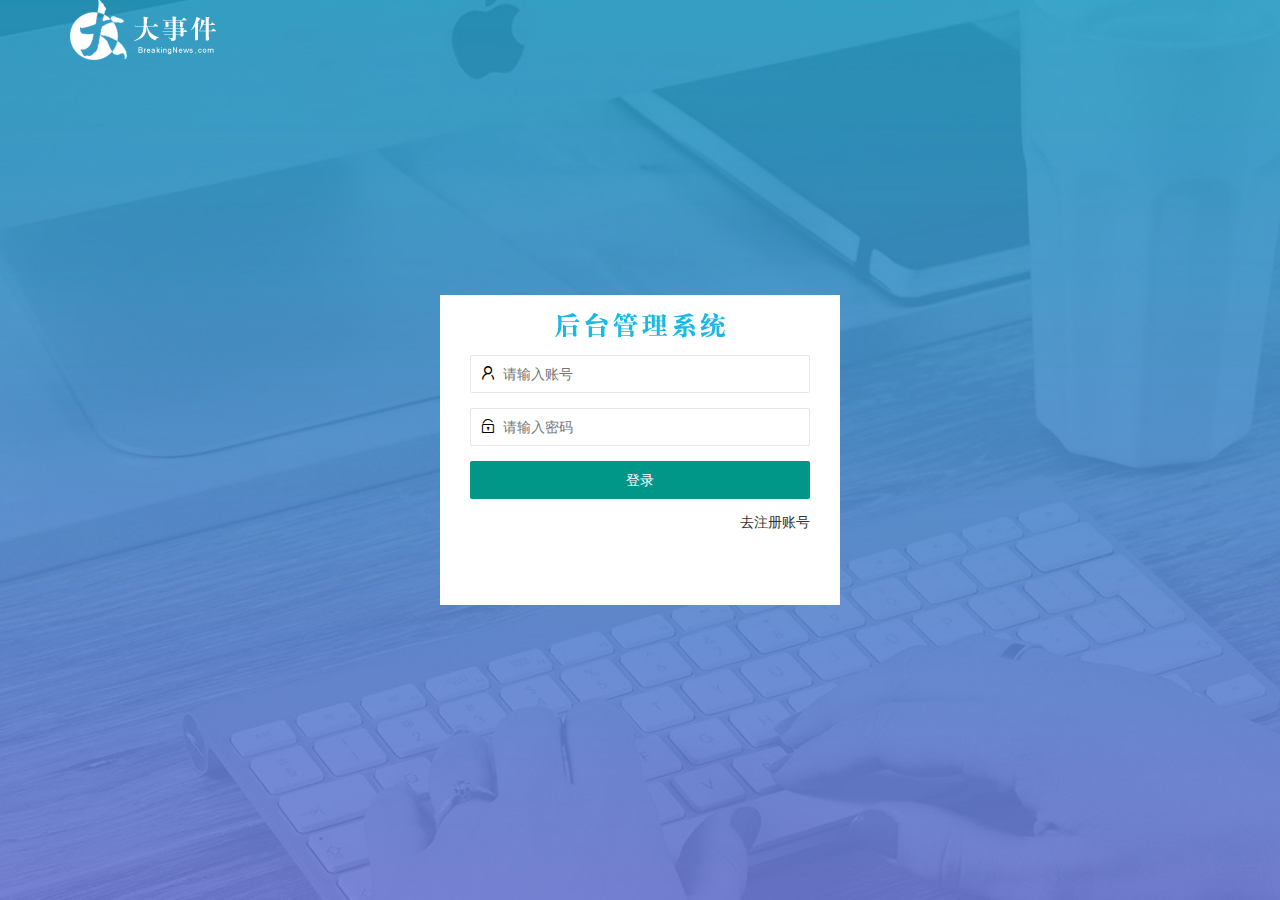
<file: login.html>
<!DOCTYPE html>
<html lang="en">

<head>
    <meta charset="UTF-8">
    <meta name="viewport" content="width=device-width, initial-scale=1.0">
    <title>大事件-登录/注册</title>
    <link rel="stylesheet" href="./assets/lib/layui/css/layui.css">
    <link rel="stylesheet" href="./assets/css/login.css">
</head>

<body>
    <!-- logo区域 -->
    <div class="layui-main">
        <img src="./assets/images/logo.png" alt="">
    </div>



    <!-- MAIN区域 -->
    <div class="login_box">
        <div class="box_top"></div>


        <!-- 登录的盒子star -->



        <!-- 登录 -->
        <div class="denglu">
            <form class="layui-form" id="form_login">
                <!-- 用户名 -->
                <div class="layui-form-item">
                    <i class="layui-icon layui-icon-username"></i>
                    <input type="text" name="username" required lay-verify="required" placeholder="请输入账号"
                        autocomplete="off" class="layui-input">

                </div>
                <!-- 密码框 -->
                <div class="layui-form-item">
                    <i class="layui-icon layui-icon-password"></i>
                    <input type="password" name="password" required lay-verify="required|pwd" placeholder="请输入密码"
                        autocomplete="off" class="layui-input">

                </div>


                <!-- 登录按钮 -->
                <div class="layui-form-item">
                    <button class="layui-btn  layui-btn-fluid" lay-submit lay-filter="formDemo">登录</button>

                </div>




                <div class="layui-form-item">
                    <a href="javascript:;" id="link_reg">去注册账号</a>
                </div>
            </form>
        </div>



   


        <!-- 注册 -->
        <div class="zhuce">
            <form class="layui-form" id="form_reg">
                <!-- 用户名 -->
                <div class="layui-form-item">
                    <i class="layui-icon layui-icon-username"></i>
                    <input type="text" name="username" required lay-verify="required" placeholder="请输入用户名"
                        autocomplete="off" class="layui-input" />
                </div>
                <!-- 密码 -->
                <div class="layui-form-item">
                    <i class="layui-icon layui-icon-password"></i>
                    <input type="password" name="password" required lay-verify="required|pwd" placeholder="请输入密码"
                        autocomplete="off" class="layui-input" />
                </div>
                <!-- 密码确认框 -->
                <div class="layui-form-item">
                    <i class="layui-icon layui-icon-password"></i>
                    <input type="password" name="repassword" required lay-verify="required|pwd|repwd"
                        placeholder="再次确认密码" autocomplete="off" class="layui-input" />
                </div>
                <!-- 注册按钮 -->
                <div class="layui-form-item">
                    <!-- 注意：表单提交按钮和普通按钮的区别，就是 lay-submit 属性 -->
                    <button class="layui-btn layui-btn-fluid layui-btn-normal" lay-submit>注册</button>
                </div>

                <div class="layui-form-item">
                    <a href="javascript:;" id="link_login">去登陆</a>
                </div>
            </form>
        </div>


    </div>



    </div>
    <script src="/assets/lib/layui/layui.all.js"></script>

    <script src="/assets/lib/jquery.js"></script>
    <script src="/assets/js/baseAPI.js"></script>






    <!-- 自己的js -->
    <script src="/assets/js/login.js"></script>




</body>

</html>
</file>
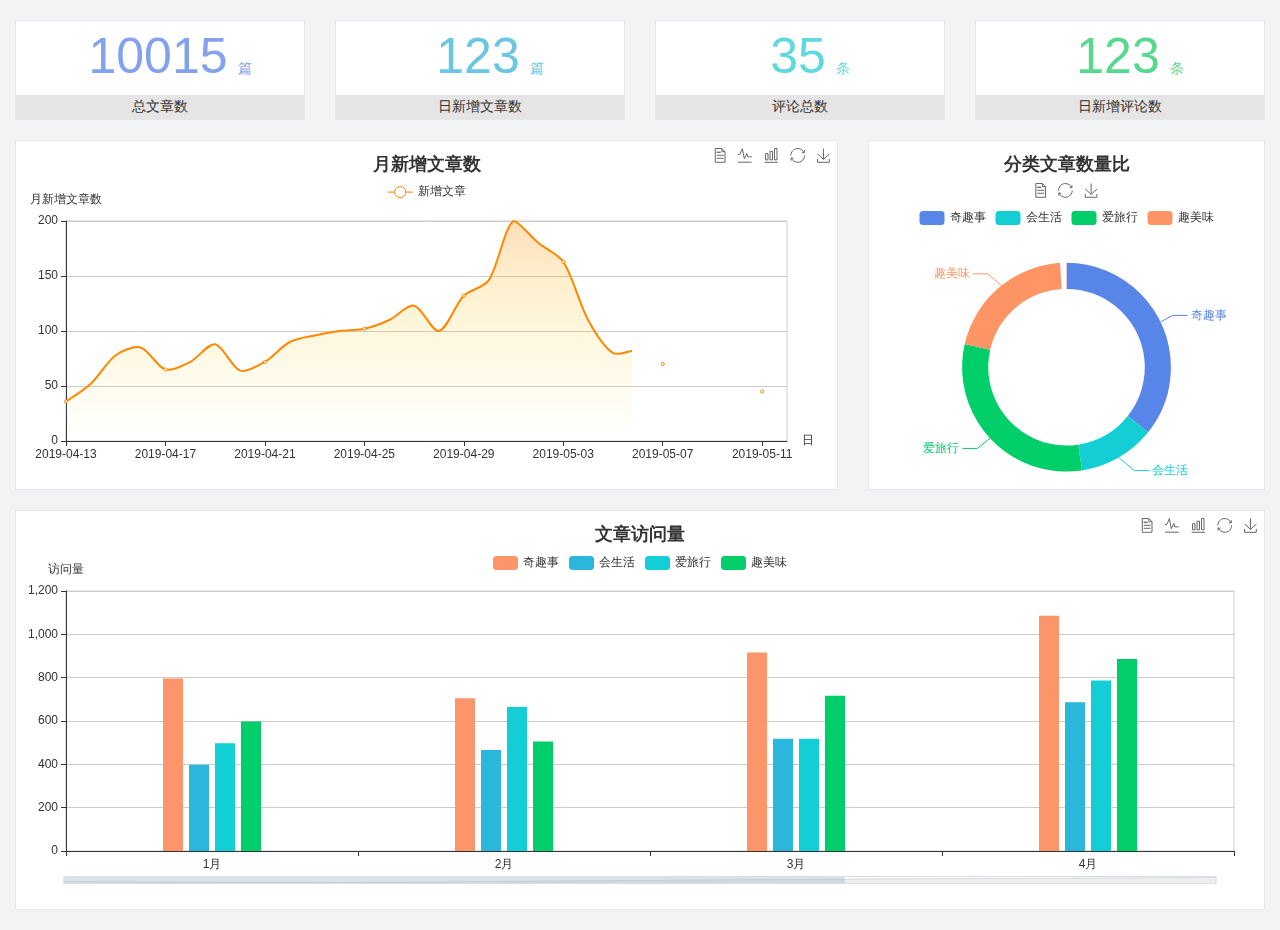
<file: home/dashboard.html>
<!DOCTYPE html>
<html lang="en">

<head>
  <meta charset="UTF-8">
  <meta name="viewport" content="width=device-width, initial-scale=1.0">
  <meta http-equiv="X-UA-Compatible" content="ie=edge">
  <title>图表统计</title>
  <link rel="stylesheet" href="../../assets/lib/bootstrap.css" />
  <link rel="stylesheet" href="../../assets/lib/main.css" />
  <script src="../../assets/lib/jquery.js"></script>
  <script type="text/javascript" src="../../assets/lib/echarts.min.js"></script>
</head>

<body>
  <div class="container-fluid">
    <div class="row spannel_list">
      <div class="col-sm-3 col-xs-6">
        <div class="spannel">
          <em>10015</em><span>篇</span>
          <b>总文章数</b>
        </div>
      </div>
      <div class="col-sm-3 col-xs-6">
        <div class="spannel scolor01">
          <em>123</em><span>篇</span>
          <b>日新增文章数</b>
        </div>
      </div>
      <div class="col-sm-3 col-xs-6">
        <div class="spannel scolor02">
          <em>35</em><span>条</span>
          <b>评论总数</b>
        </div>
      </div>
      <div class="col-sm-3 col-xs-6">
        <div class="spannel scolor03">
          <em>123</em><span>条</span>
          <b>日新增评论数</b>
        </div>
      </div>
    </div>
  </div>

  <div class="container-fluid">
    <div class="row curve-pie">
      <div class="col-lg-8 col-md-8">
        <div class="gragh_pannel" id="curve_show"></div>
      </div>
      <div class="col-lg-4 col-md-4">
        <div class="gragh_pannel" id="pie_show"></div>
      </div>
    </div>
  </div>

  <div class="container-fluid">
    <div class="column_pannel" id="column_show"></div>
  </div>

  <script>
    var oChart = echarts.init(document.getElementById('curve_show'));
    var aList_all = [
      { 'count': 36, 'date': '2019-04-13' },
      { 'count': 52, 'date': '2019-04-14' },
      { 'count': 78, 'date': '2019-04-15' },
      { 'count': 85, 'date': '2019-04-16' },
      { 'count': 65, 'date': '2019-04-17' },
      { 'count': 72, 'date': '2019-04-18' },
      { 'count': 88, 'date': '2019-04-19' },
      { 'count': 64, 'date': '2019-04-20' },
      { 'count': 72, 'date': '2019-04-21' },
      { 'count': 90, 'date': '2019-04-22' },
      { 'count': 96, 'date': '2019-04-23' },
      { 'count': 100, 'date': '2019-04-24' },
      { 'count': 102, 'date': '2019-04-25' },
      { 'count': 110, 'date': '2019-04-26' },
      { 'count': 123, 'date': '2019-04-27' },
      { 'count': 100, 'date': '2019-04-28' },
      { 'count': 132, 'date': '2019-04-29' },
      { 'count': 146, 'date': '2019-04-30' },
      { 'count': 200, 'date': '2019-05-01' },
      { 'count': 180, 'date': '2019-05-02' },
      { 'count': 163, 'date': '2019-05-03' },
      { 'count': 110, 'date': '2019-05-04' },
      { 'count': 80, 'date': '2019-05-05' },
      { 'count': 82, 'date': '2019-05-06' },
      { 'count': 70, 'date': '2019-05-07' },
      { 'count': 65, 'date': '2019-05-08' },
      { 'count': 54, 'date': '2019-05-09' },
      { 'count': 40, 'date': '2019-05-10' },
      { 'count': 45, 'date': '2019-05-11' },
      { 'count': 38, 'date': '2019-05-12' },
    ];

    let aCount = [];
    let aDate = [];

    for (var i = 0; i < aList_all.length; i++) {
      aCount.push(aList_all[i].count);
      aDate.push(aList_all[i].date);
    }

    var chartopt = {
      title: {
        text: '月新增文章数',
        left: 'center',
        top: '10'
      },
      tooltip: {
        trigger: 'axis'
      },
      legend: {
        data: ['新增文章'],
        top: '40'
      },
      toolbox: {
        show: true,
        feature: {
          mark: { show: true },
          dataView: { show: true, readOnly: false },
          magicType: { show: true, type: ['line', 'bar'] },
          restore: { show: true },
          saveAsImage: { show: true }
        }
      },
      calculable: true,
      xAxis: [
        {
          name: '日',
          type: 'category',
          boundaryGap: false,
          data: aDate
        }
      ],
      yAxis: [
        {
          name: '月新增文章数',
          type: 'value'
        }
      ],
      series: [
        {
          name: '新增文章',
          type: 'line',
          smooth: true,
          itemStyle: { normal: { areaStyle: { type: 'default' }, color: '#f80' }, lineStyle: { color: '#f80' } },
          data: aCount
        }],
      areaStyle: {
        normal: {
          color: new echarts.graphic.LinearGradient(0, 0, 0, 1, [{
            offset: 0,
            color: 'rgba(255,136,0,0.39)'
          }, {
            offset: .34,
            color: 'rgba(255,180,0,0.25)'
          }, {
            offset: 1,
            color: 'rgba(255,222,0,0.00)'
          }])

        }
      },
      grid: {
        show: true,
        x: 50,
        x2: 50,
        y: 80,
        height: 220
      }
    };

    oChart.setOption(chartopt);


    var oPie = echarts.init(document.getElementById('pie_show'));
    var oPieopt =
    {
      title: {
        top: 10,
        text: '分类文章数量比',
        x: 'center'
      },
      tooltip: {
        trigger: 'item',
        formatter: "{a} <br/>{b} : {c} ({d}%)"
      },
      color: ['#5885e8', '#13cfd5', '#00ce68', '#ff9565'],
      legend: {
        x: 'center',
        top: 65,
        data: ['奇趣事', '会生活', '爱旅行', '趣美味']
      },
      toolbox: {
        show: true,
        x: 'center',
        top: 35,
        feature: {
          mark: { show: true },
          dataView: { show: true, readOnly: false },
          magicType: {
            show: true,
            type: ['pie', 'funnel'],
            option: {
              funnel: {
                x: '25%',
                width: '50%',
                funnelAlign: 'left',
                max: 1548
              }
            }
          },
          restore: { show: true },
          saveAsImage: { show: true }
        }
      },
      calculable: true,
      series: [
        {
          name: '访问来源',
          type: 'pie',
          radius: ['45%', '60%'],
          center: ['50%', '65%'],
          data: [
            { value: 300, name: '奇趣事' },
            { value: 100, name: '会生活' },
            { value: 260, name: '爱旅行' },
            { value: 180, name: '趣美味' }
          ]
        }
      ]
    };
    oPie.setOption(oPieopt);



    var oColumn = this.echarts.init(document.getElementById('column_show'));
    var oColumnopt =
    {
      title: {
        text: '文章访问量',
        left: 'center',
        top: '10'
      },
      tooltip: {
        trigger: 'axis'
      },
      legend: {
        data: ['奇趣事', '会生活', '爱旅行', '趣美味'],
        top: '40'
      },
      toolbox: {
        show: true,
        feature: {
          mark: { show: true },
          dataView: { show: true, readOnly: false },
          magicType: { show: true, type: ['line', 'bar'] },
          restore: { show: true },
          saveAsImage: { show: true }
        }
      },
      calculable: true,
      xAxis: [
        {
          type: 'category',
          data: ['1月', '2月', '3月', '4月', '5月']
        }
      ],
      yAxis: [
        {
          name: '访问量',
          type: 'value'
        }
      ],
      series: [
        {
          name: '奇趣事',
          type: 'bar',
          barWidth: 20,
          itemStyle: {
            normal: { areaStyle: { type: 'default' }, color: '#fd956a' }
          },
          data: [800, 708, 920, 1090, 1200]
        },
        {
          name: '会生活',
          type: 'bar',
          barWidth: 20,
          itemStyle: {
            normal: { areaStyle: { type: 'default' }, color: '#2bb6db' }
          },
          data: [400, 468, 520, 690, 800]
        },
        {
          name: '爱旅行',
          type: 'bar',
          barWidth: 20,
          itemStyle: {
            normal: { areaStyle: { type: 'default' }, color: '#13cfd5' }
          },
          data: [500, 668, 520, 790, 900]
        },
        {
          name: '趣美味',
          type: 'bar',
          barWidth: 20,
          itemStyle: {
            normal: { areaStyle: { type: 'default' }, color: '#00ce68' }
          },
          data: [600, 508, 720, 890, 1000]
        }
      ],
      grid: {
        show: true,
        x: 50,
        x2: 30,
        y: 80,
        height: 260
      },
      dataZoom: [//给x轴设置滚动条
        {
          start: 0,//默认为0
          end: 100 - 1000 / 31,//默认为100
          type: 'slider',
          show: true,
          xAxisIndex: [0],
          handleSize: 0,//滑动条的 左右2个滑动条的大小
          height: 8,//组件高度
          left: 45, //左边的距离
          right: 50,//右边的距离
          bottom: 26,//右边的距离
          handleColor: '#ddd',//h滑动图标的颜色
          handleStyle: {
            borderColor: "#cacaca",
            borderWidth: "1",
            shadowBlur: 2,
            background: "#ddd",
            shadowColor: "#ddd",
          }
        }]
    };
    oColumn.setOption(oColumnopt);
  </script>
</body>

</html>
</file>
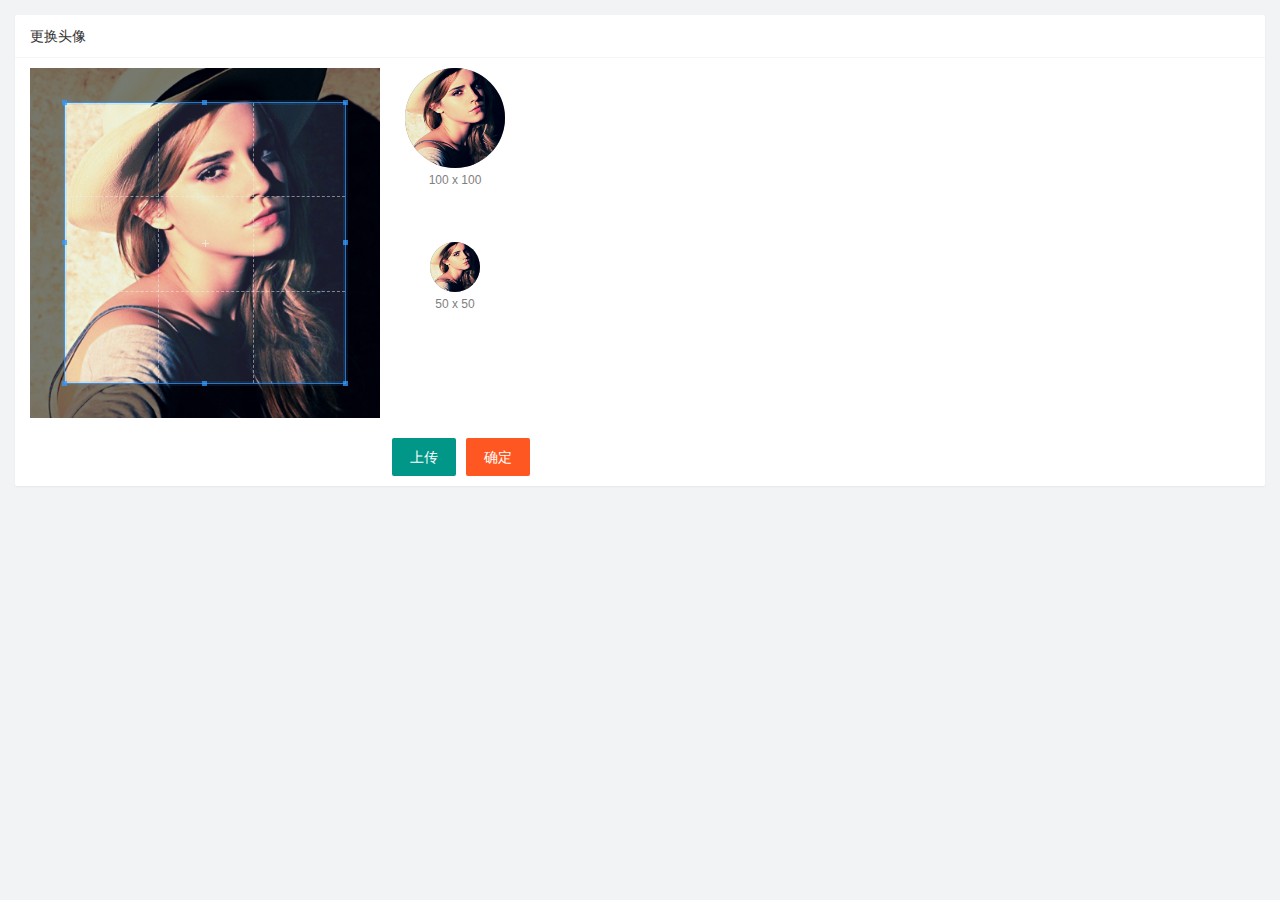
<file: user/user_avater.html>
<!DOCTYPE html>
<html lang="en">

<head>
    <meta charset="UTF-8">
    <meta name="viewport" content="width=device-width, initial-scale=1.0">
    <title>Document</title>
    <link rel="stylesheet" href="/assets/lib/layui/css/layui.css">

    <!-- 下边这个是图像的专用css -->
    <link rel="stylesheet" href="/assets/lib/cropper/cropper.css" />

    <link rel="stylesheet" href="/assets/css/user_avater.css">
</head>

<body>
     <!-- 卡片区域 -->
     <div class="layui-card">
        <div class="layui-card-header">更换头像</div>
        <div class="layui-card-body">
          <!-- 第一行的图片裁剪和预览区域 -->
          <div class="row1">
            <!-- 图片裁剪区域 -->
            <div class="cropper-box">
              <!-- 这个 img 标签很重要，将来会把它初始化为裁剪区域 -->
              <img id="image" src="/assets/images/sample.jpg" />
            </div>
            <!-- 图片的预览区域 -->
            <div class="preview-box">
              <div>
                <!-- 宽高为 100px 的预览区域 -->
                <div class="img-preview w100"></div>
                <p class="size">100 x 100</p>
              </div>
              <div>
                <!-- 宽高为 50px 的预览区域 -->
                <div class="img-preview w50"></div>
                <p class="size">50 x 50</p>
              </div>
            </div>
          </div>
  
          <!-- 第二行的按钮区域 -->
          <div class="row2">
            <!-- 通过 accept 属性，可以指定，允许用户选择什么类型的文件 -->
            <input type="file" id="file" accept="image/png,image/jpeg" />
            <button type="button" class="layui-btn" id="btnChooseImage">上传</button>
            <button type="button" class="layui-btn layui-btn-danger" id="btnUpload">确定</button>
          </div>
        </div>
      </div>




<script src="/assets/lib/layui/layui.all.js"></script>
    <script src="/assets/lib/jquery.js"></script>
    <script src="/assets/lib/cropper/Cropper.js"></script>
    <script src="/assets/lib/cropper/jquery-cropper.js"></script>
    <script src="/assets/js/baseAPI.js"></script>
    <script src="/assets/js/user_avater.js"></script>
</body>

</html>
</file>
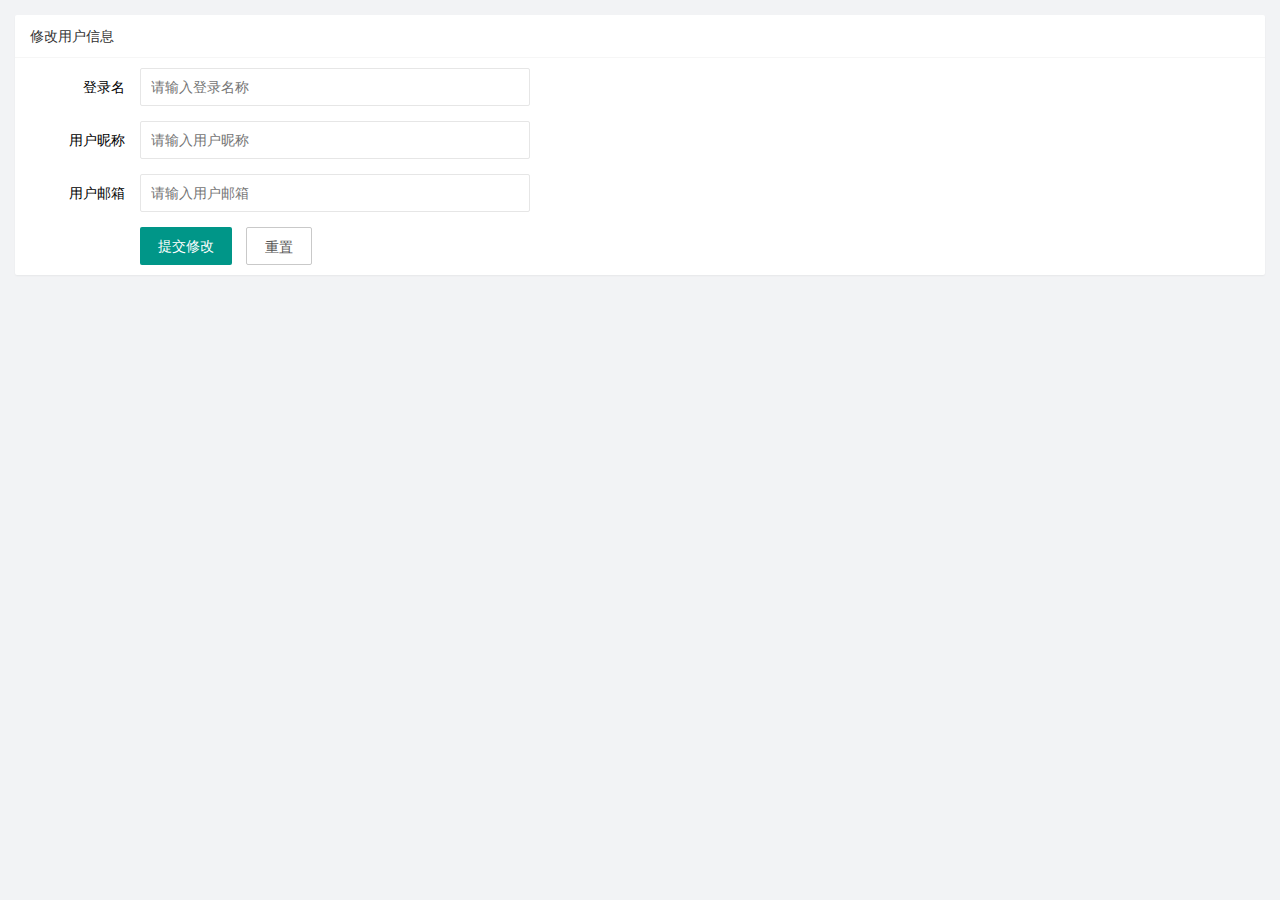
<file: user/user_info.html>
<!DOCTYPE html>
<html lang="en">

<head>
    <meta charset="UTF-8">
    <meta name="viewport" content="width=device-width, initial-scale=1.0">
    <title>Document</title>
    <link rel="stylesheet" href="/assets/lib/layui/css/layui.css">

    <link rel="stylesheet" href="/assets/css/user_info.css">

</head>

<body>
    <div class="layui-card">
        <div class="layui-card-header">修改用户信息</div>
        <div class="layui-card-body">



            <!-- 表单区域 -->
            <form class="layui-form" lay-filter="formUserInfo">
                     <!-- 下边一行是增加了一个隐藏域,它也是一个普通的input -->
                <input type="hidden" name="id" value="">

                <div class="layui-form-item">
                    <label class="layui-form-label">登录名</label>
                    <div class="layui-input-block">
                        <input type="text" name="username" required lay-verify="required" placeholder="请输入登录名称"
                            autocomplete="off" class="layui-input" readonly>
                    </div>
                </div>

                <div class="layui-form-item">
                    <label class="layui-form-label">用户昵称</label>
                    <div class="layui-input-block">
                        <input type="text" name="nickname" required lay-verify="required |nickname" placeholder="请输入用户昵称"
                            autocomplete="off" class="layui-input">
                    </div>
                </div>

                <div class="layui-form-item">
                    <label class="layui-form-label">用户邮箱</label>
                    <div class="layui-input-block">
                        <input type="text" name="email" required lay-verify="required |email" placeholder="请输入用户邮箱"
                            autocomplete="off" class="layui-input">
                    </div>
                </div>
                <div class="layui-input-block">
                    <button class="layui-btn" lay-submit lay-filter="formDemo">提交修改</button>
                    <button type="reset" class="layui-btn layui-btn-primary" id="btnReset">重置</button>
                  </div>
            </form>

        </div>
    </div>



       <script src="/assets/lib/layui/layui.all.js"></script>
  
       <script src="/assets/lib/jquery.js"></script>

       <script src="/assets/js/baseAPI.js"></script>
       <script src="/assets/js/user_info.js"></script>
</body>

</html>
</file>
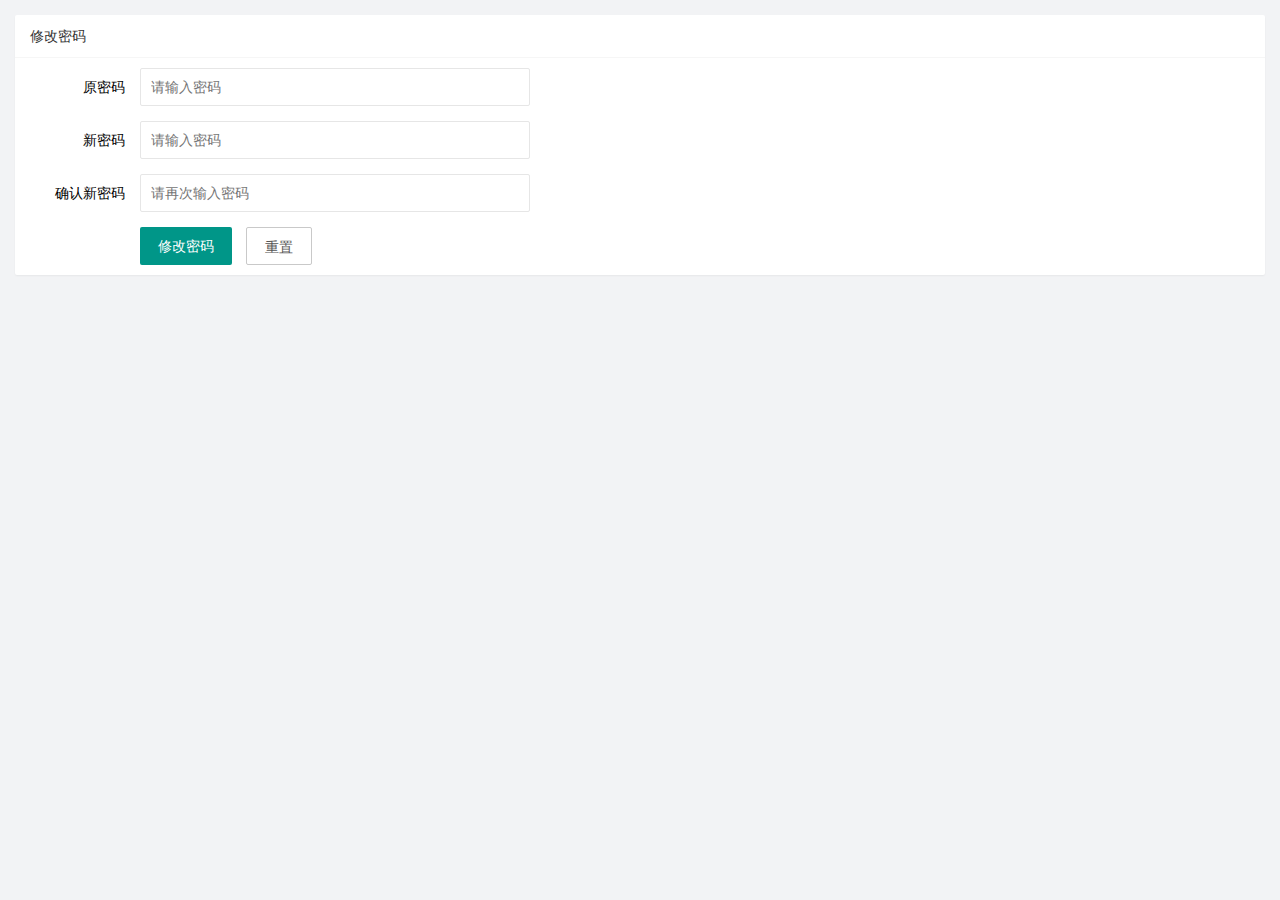
<file: user/user_pwd.html>
<!DOCTYPE html>
<html lang="en">

<head>
    <meta charset="UTF-8">
    <meta name="viewport" content="width=device-width, initial-scale=1.0">
    <title>Document</title>
    <link rel="stylesheet" href="/assets/lib/layui/css/layui.css">
    <link rel="stylesheet" href="/assets/css/user_pwd.css">
</head>

<body>
    <div class="layui-card">
        <div class="layui-card-header">修改密码</div>
        <div class="layui-card-body">



      
            <form class="layui-form">
                <div class="layui-form-item">
                    <label class="layui-form-label">原密码</label>
                    <div class="layui-input-block">
                        <input type="text" name="oldPwd" required lay-verify="required |pwd" placeholder="请输入密码"
                            autocomplete="off" class="layui-input">
                    </div>
                </div>

                <div class="layui-form-item">
                    <label class="layui-form-label">新密码</label>
                    <div class="layui-input-block">
                        <input type="password" name="newPwd" required lay-verify="required |pwd|samePwd" placeholder="请输入密码"
                            autocomplete="off" class="layui-input">
                    </div>
                </div>

                <div class="layui-form-item">
                    <label class="layui-form-label">确认新密码</label>
                    <div class="layui-input-block">
                        <input type="password" name="rePwd" required lay-verify="required |pwd" placeholder="请再次输入密码"
                            autocomplete="off" class="layui-input">
                    </div>
                </div>

                <div class="layui-input-block">
                    <button class="layui-btn" lay-submit lay-filter="formDemo">修改密码</button>
                    <button type="reset" class="layui-btn layui-btn-primary">重置</button>
                  </div>
           </form>      

        </div>
    </div>



    <script src="/assets/lib/layui/layui.all.js"></script>
    <script src="/assets/lib/jquery.js"></script>
    <script src="/assets/js/baseAPI.js"></script>
    <script src="/assets/js/user_password.js"></script>
</body>

</html>
</file>
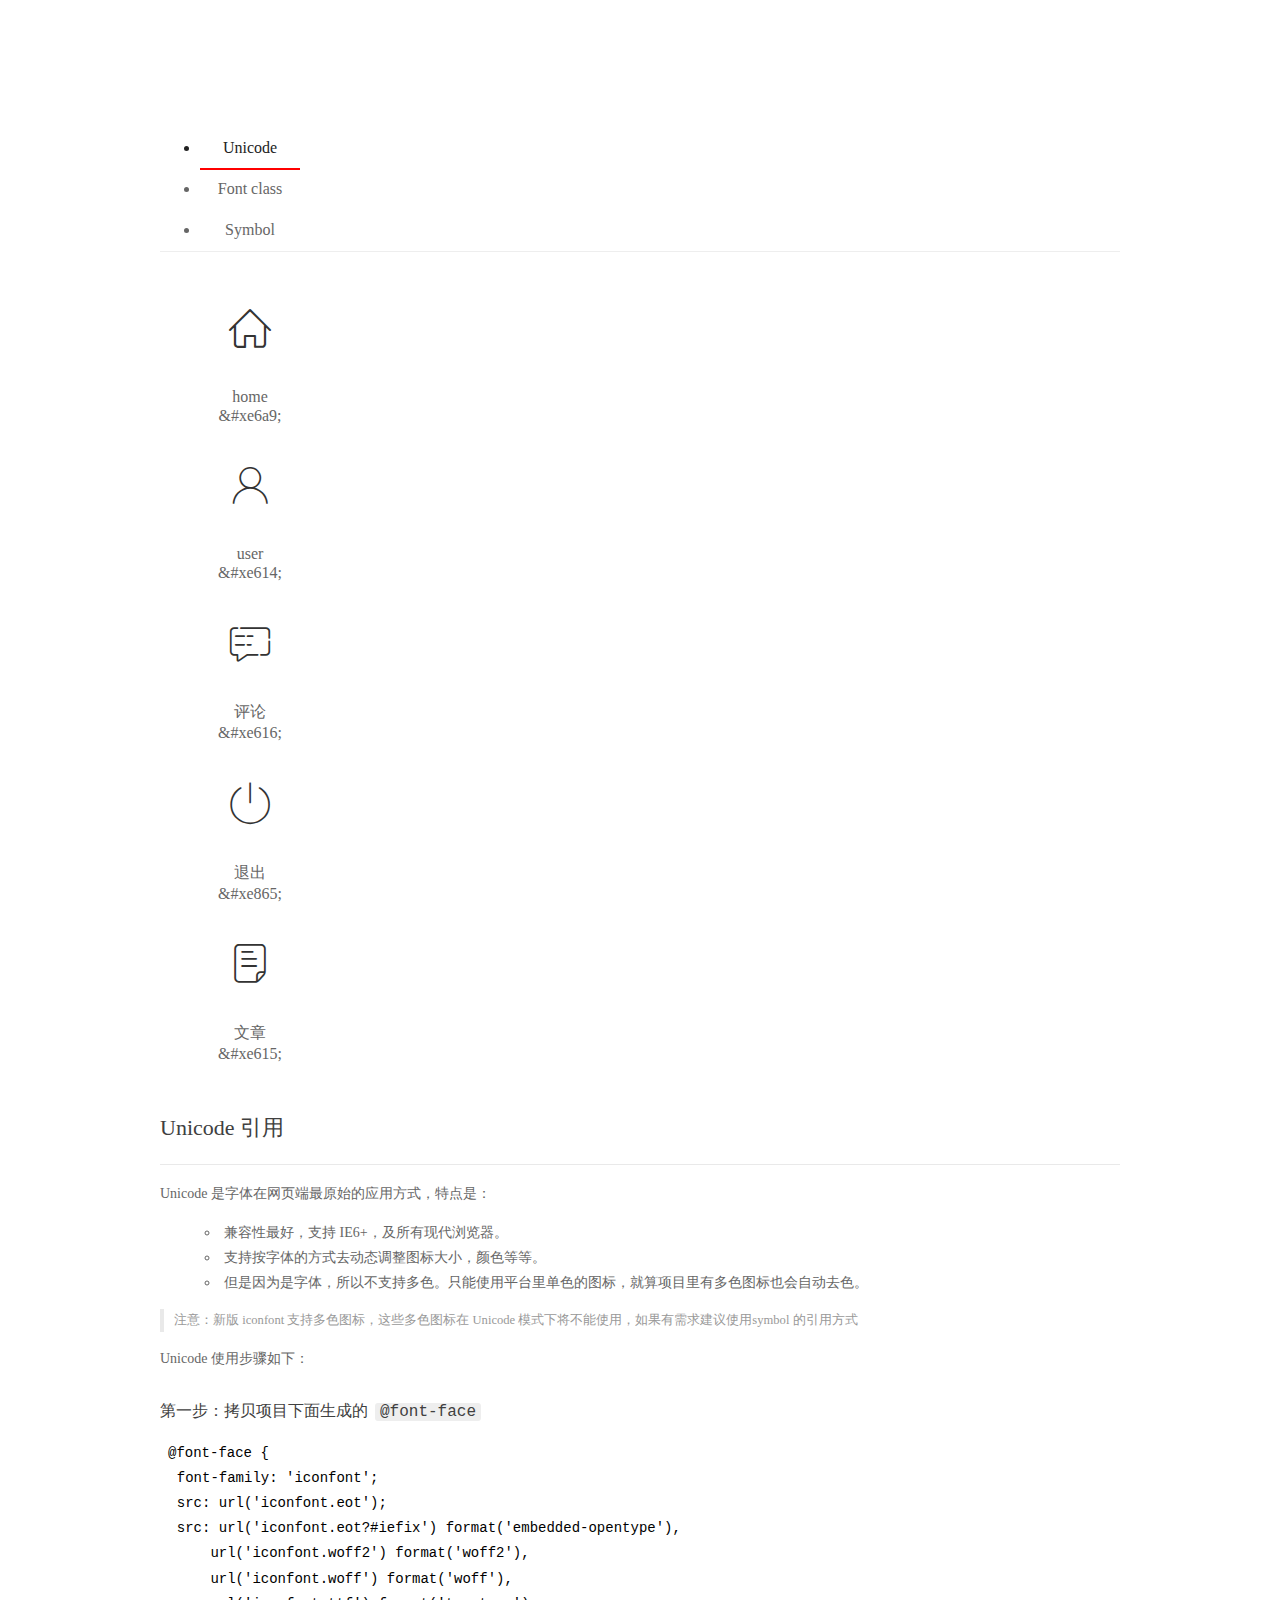
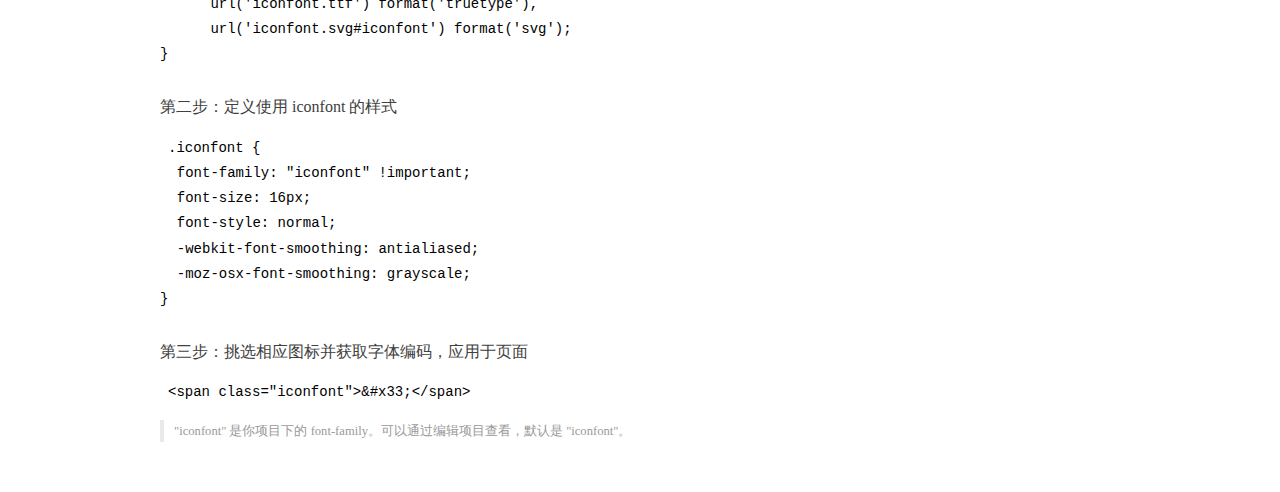
<file: assets/fonts/demo_index.html>
<!DOCTYPE html>
<html>
<head>
  <meta charset="utf-8"/>
  <title>IconFont Demo</title>
  <link rel="shortcut icon" href="https://gtms04.alicdn.com/tps/i4/TB1_oz6GVXXXXaFXpXXJDFnIXXX-64-64.ico" type="image/x-icon"/>
  <link rel="stylesheet" href="https://g.alicdn.com/thx/cube/1.3.2/cube.min.css">
  <link rel="stylesheet" href="demo.css">
  <link rel="stylesheet" href="iconfont.css">
  <script src="iconfont.js"></script>
  <!-- jQuery -->
  <script src="https://a1.alicdn.com/oss/uploads/2018/12/26/7bfddb60-08e8-11e9-9b04-53e73bb6408b.js"></script>
  <!-- 代码高亮 -->
  <script src="https://a1.alicdn.com/oss/uploads/2018/12/26/a3f714d0-08e6-11e9-8a15-ebf944d7534c.js"></script>
</head>
<body>
  <div class="main">
    <h1 class="logo"><a href="https://www.iconfont.cn/" title="iconfont 首页" target="_blank">&#xe86b;</a></h1>
    <div class="nav-tabs">
      <ul id="tabs" class="dib-box">
        <li class="dib active"><span>Unicode</span></li>
        <li class="dib"><span>Font class</span></li>
        <li class="dib"><span>Symbol</span></li>
      </ul>
      
    </div>
    <div class="tab-container">
      <div class="content unicode" style="display: block;">
          <ul class="icon_lists dib-box">
          
            <li class="dib">
              <span class="icon iconfont">&#xe6a9;</span>
                <div class="name">home</div>
                <div class="code-name">&amp;#xe6a9;</div>
              </li>
          
            <li class="dib">
              <span class="icon iconfont">&#xe614;</span>
                <div class="name">user</div>
                <div class="code-name">&amp;#xe614;</div>
              </li>
          
            <li class="dib">
              <span class="icon iconfont">&#xe616;</span>
                <div class="name">评论</div>
                <div class="code-name">&amp;#xe616;</div>
              </li>
          
            <li class="dib">
              <span class="icon iconfont">&#xe865;</span>
                <div class="name">退出</div>
                <div class="code-name">&amp;#xe865;</div>
              </li>
          
            <li class="dib">
              <span class="icon iconfont">&#xe615;</span>
                <div class="name">文章</div>
                <div class="code-name">&amp;#xe615;</div>
              </li>
          
          </ul>
          <div class="article markdown">
          <h2 id="unicode-">Unicode 引用</h2>
          <hr>

          <p>Unicode 是字体在网页端最原始的应用方式，特点是：</p>
          <ul>
            <li>兼容性最好，支持 IE6+，及所有现代浏览器。</li>
            <li>支持按字体的方式去动态调整图标大小，颜色等等。</li>
            <li>但是因为是字体，所以不支持多色。只能使用平台里单色的图标，就算项目里有多色图标也会自动去色。</li>
          </ul>
          <blockquote>
            <p>注意：新版 iconfont 支持多色图标，这些多色图标在 Unicode 模式下将不能使用，如果有需求建议使用symbol 的引用方式</p>
          </blockquote>
          <p>Unicode 使用步骤如下：</p>
          <h3 id="-font-face">第一步：拷贝项目下面生成的 <code>@font-face</code></h3>
<pre><code class="language-css"
>@font-face {
  font-family: 'iconfont';
  src: url('iconfont.eot');
  src: url('iconfont.eot?#iefix') format('embedded-opentype'),
      url('iconfont.woff2') format('woff2'),
      url('iconfont.woff') format('woff'),
      url('iconfont.ttf') format('truetype'),
      url('iconfont.svg#iconfont') format('svg');
}
</code></pre>
          <h3 id="-iconfont-">第二步：定义使用 iconfont 的样式</h3>
<pre><code class="language-css"
>.iconfont {
  font-family: "iconfont" !important;
  font-size: 16px;
  font-style: normal;
  -webkit-font-smoothing: antialiased;
  -moz-osx-font-smoothing: grayscale;
}
</code></pre>
          <h3 id="-">第三步：挑选相应图标并获取字体编码，应用于页面</h3>
<pre>
<code class="language-html"
>&lt;span class="iconfont"&gt;&amp;#x33;&lt;/span&gt;
</code></pre>
          <blockquote>
            <p>"iconfont" 是你项目下的 font-family。可以通过编辑项目查看，默认是 "iconfont"。</p>
          </blockquote>
          </div>
      </div>
      <div class="content font-class">
        <ul class="icon_lists dib-box">
          
          <li class="dib">
            <span class="icon iconfont icon-home"></span>
            <div class="name">
              home
            </div>
            <div class="code-name">.icon-home
            </div>
          </li>
          
          <li class="dib">
            <span class="icon iconfont icon-user"></span>
            <div class="name">
              user
            </div>
            <div class="code-name">.icon-user
            </div>
          </li>
          
          <li class="dib">
            <span class="icon iconfont icon-pinglun"></span>
            <div class="name">
              评论
            </div>
            <div class="code-name">.icon-pinglun
            </div>
          </li>
          
          <li class="dib">
            <span class="icon iconfont icon-tuichu"></span>
            <div class="name">
              退出
            </div>
            <div class="code-name">.icon-tuichu
            </div>
          </li>
          
          <li class="dib">
            <span class="icon iconfont icon-16"></span>
            <div class="name">
              文章
            </div>
            <div class="code-name">.icon-16
            </div>
          </li>
          
        </ul>
        <div class="article markdown">
        <h2 id="font-class-">font-class 引用</h2>
        <hr>

        <p>font-class 是 Unicode 使用方式的一种变种，主要是解决 Unicode 书写不直观，语意不明确的问题。</p>
        <p>与 Unicode 使用方式相比，具有如下特点：</p>
        <ul>
          <li>兼容性良好，支持 IE8+，及所有现代浏览器。</li>
          <li>相比于 Unicode 语意明确，书写更直观。可以很容易分辨这个 icon 是什么。</li>
          <li>因为使用 class 来定义图标，所以当要替换图标时，只需要修改 class 里面的 Unicode 引用。</li>
          <li>不过因为本质上还是使用的字体，所以多色图标还是不支持的。</li>
        </ul>
        <p>使用步骤如下：</p>
        <h3 id="-fontclass-">第一步：引入项目下面生成的 fontclass 代码：</h3>
<pre><code class="language-html">&lt;link rel="stylesheet" href="./iconfont.css"&gt;
</code></pre>
        <h3 id="-">第二步：挑选相应图标并获取类名，应用于页面：</h3>
<pre><code class="language-html">&lt;span class="iconfont icon-xxx"&gt;&lt;/span&gt;
</code></pre>
        <blockquote>
          <p>"
            iconfont" 是你项目下的 font-family。可以通过编辑项目查看，默认是 "iconfont"。</p>
        </blockquote>
      </div>
      </div>
      <div class="content symbol">
          <ul class="icon_lists dib-box">
          
            <li class="dib">
                <svg class="icon svg-icon" aria-hidden="true">
                  <use xlink:href="#icon-home"></use>
                </svg>
                <div class="name">home</div>
                <div class="code-name">#icon-home</div>
            </li>
          
            <li class="dib">
                <svg class="icon svg-icon" aria-hidden="true">
                  <use xlink:href="#icon-user"></use>
                </svg>
                <div class="name">user</div>
                <div class="code-name">#icon-user</div>
            </li>
          
            <li class="dib">
                <svg class="icon svg-icon" aria-hidden="true">
                  <use xlink:href="#icon-pinglun"></use>
                </svg>
                <div class="name">评论</div>
                <div class="code-name">#icon-pinglun</div>
            </li>
          
            <li class="dib">
                <svg class="icon svg-icon" aria-hidden="true">
                  <use xlink:href="#icon-tuichu"></use>
                </svg>
                <div class="name">退出</div>
                <div class="code-name">#icon-tuichu</div>
            </li>
          
            <li class="dib">
                <svg class="icon svg-icon" aria-hidden="true">
                  <use xlink:href="#icon-16"></use>
                </svg>
                <div class="name">文章</div>
                <div class="code-name">#icon-16</div>
            </li>
          
          </ul>
          <div class="article markdown">
          <h2 id="symbol-">Symbol 引用</h2>
          <hr>

          <p>这是一种全新的使用方式，应该说这才是未来的主流，也是平台目前推荐的用法。相关介绍可以参考这篇<a href="">文章</a>
            这种用法其实是做了一个 SVG 的集合，与另外两种相比具有如下特点：</p>
          <ul>
            <li>支持多色图标了，不再受单色限制。</li>
            <li>通过一些技巧，支持像字体那样，通过 <code>font-size</code>, <code>color</code> 来调整样式。</li>
            <li>兼容性较差，支持 IE9+，及现代浏览器。</li>
            <li>浏览器渲染 SVG 的性能一般，还不如 png。</li>
          </ul>
          <p>使用步骤如下：</p>
          <h3 id="-symbol-">第一步：引入项目下面生成的 symbol 代码：</h3>
<pre><code class="language-html">&lt;script src="./iconfont.js"&gt;&lt;/script&gt;
</code></pre>
          <h3 id="-css-">第二步：加入通用 CSS 代码（引入一次就行）：</h3>
<pre><code class="language-html">&lt;style&gt;
.icon {
  width: 1em;
  height: 1em;
  vertical-align: -0.15em;
  fill: currentColor;
  overflow: hidden;
}
&lt;/style&gt;
</code></pre>
          <h3 id="-">第三步：挑选相应图标并获取类名，应用于页面：</h3>
<pre><code class="language-html">&lt;svg class="icon" aria-hidden="true"&gt;
  &lt;use xlink:href="#icon-xxx"&gt;&lt;/use&gt;
&lt;/svg&gt;
</code></pre>
          </div>
      </div>

    </div>
  </div>
  <script>
  $(document).ready(function () {
      $('.tab-container .content:first').show()

      $('#tabs li').click(function (e) {
        var tabContent = $('.tab-container .content')
        var index = $(this).index()

        if ($(this).hasClass('active')) {
          return
        } else {
          $('#tabs li').removeClass('active')
          $(this).addClass('active')

          tabContent.hide().eq(index).fadeIn()
        }
      })
    })
  </script>
</body>
</html>
</file>
<file: assets/lib/layui/css/layui.css>
/** layui-v2.5.5 MIT License By https://www.layui.com */
 .layui-inline,img{display:inline-block;vertical-align:middle}h1,h2,h3,h4,h5,h6{font-weight:400}.layui-edge,.layui-header,.layui-inline,.layui-main{position:relative}.layui-body,.layui-edge,.layui-elip{overflow:hidden}.layui-btn,.layui-edge,.layui-inline,img{vertical-align:middle}.layui-btn,.layui-disabled,.layui-icon,.layui-unselect{-moz-user-select:none;-webkit-user-select:none;-ms-user-select:none}.layui-elip,.layui-form-checkbox span,.layui-form-pane .layui-form-label{text-overflow:ellipsis;white-space:nowrap}.layui-breadcrumb,.layui-tree-btnGroup{visibility:hidden}blockquote,body,button,dd,div,dl,dt,form,h1,h2,h3,h4,h5,h6,input,li,ol,p,pre,td,textarea,th,ul{margin:0;padding:0;-webkit-tap-highlight-color:rgba(0,0,0,0)}a:active,a:hover{outline:0}img{border:none}li{list-style:none}table{border-collapse:collapse;border-spacing:0}h4,h5,h6{font-size:100%}button,input,optgroup,option,select,textarea{font-family:inherit;font-size:inherit;font-style:inherit;font-weight:inherit;outline:0}pre{white-space:pre-wrap;white-space:-moz-pre-wrap;white-space:-pre-wrap;white-space:-o-pre-wrap;word-wrap:break-word}body{line-height:24px;font:14px Helvetica Neue,Helvetica,PingFang SC,Tahoma,Arial,sans-serif}hr{height:1px;margin:10px 0;border:0;clear:both}a{color:#333;text-decoration:none}a:hover{color:#777}a cite{font-style:normal;*cursor:pointer}.layui-border-box,.layui-border-box *{box-sizing:border-box}.layui-box,.layui-box *{box-sizing:content-box}.layui-clear{clear:both;*zoom:1}.layui-clear:after{content:'\20';clear:both;*zoom:1;display:block;height:0}.layui-inline{*display:inline;*zoom:1}.layui-edge{display:inline-block;width:0;height:0;border-width:6px;border-style:dashed;border-color:transparent}.layui-edge-top{top:-4px;border-bottom-color:#999;border-bottom-style:solid}.layui-edge-right{border-left-color:#999;border-left-style:solid}.layui-edge-bottom{top:2px;border-top-color:#999;border-top-style:solid}.layui-edge-left{border-right-color:#999;border-right-style:solid}.layui-disabled,.layui-disabled:hover{color:#d2d2d2!important;cursor:not-allowed!important}.layui-circle{border-radius:100%}.layui-show{display:block!important}.layui-hide{display:none!important}@font-face{font-family:layui-icon;src:url(../font/iconfont.eot?v=250);src:url(../font/iconfont.eot?v=250#iefix) format('embedded-opentype'),url(../font/iconfont.woff2?v=250) format('woff2'),url(../font/iconfont.woff?v=250) format('woff'),url(../font/iconfont.ttf?v=250) format('truetype'),url(../font/iconfont.svg?v=250#layui-icon) format('svg')}.layui-icon{font-family:layui-icon!important;font-size:16px;font-style:normal;-webkit-font-smoothing:antialiased;-moz-osx-font-smoothing:grayscale}.layui-icon-reply-fill:before{content:"\e611"}.layui-icon-set-fill:before{content:"\e614"}.layui-icon-menu-fill:before{content:"\e60f"}.layui-icon-search:before{content:"\e615"}.layui-icon-share:before{content:"\e641"}.layui-icon-set-sm:before{content:"\e620"}.layui-icon-engine:before{content:"\e628"}.layui-icon-close:before{content:"\1006"}.layui-icon-close-fill:before{content:"\1007"}.layui-icon-chart-screen:before{content:"\e629"}.layui-icon-star:before{content:"\e600"}.layui-icon-circle-dot:before{content:"\e617"}.layui-icon-chat:before{content:"\e606"}.layui-icon-release:before{content:"\e609"}.layui-icon-list:before{content:"\e60a"}.layui-icon-chart:before{content:"\e62c"}.layui-icon-ok-circle:before{content:"\1005"}.layui-icon-layim-theme:before{content:"\e61b"}.layui-icon-table:before{content:"\e62d"}.layui-icon-right:before{content:"\e602"}.layui-icon-left:before{content:"\e603"}.layui-icon-cart-simple:before{content:"\e698"}.layui-icon-face-cry:before{content:"\e69c"}.layui-icon-face-smile:before{content:"\e6af"}.layui-icon-survey:before{content:"\e6b2"}.layui-icon-tree:before{content:"\e62e"}.layui-icon-upload-circle:before{content:"\e62f"}.layui-icon-add-circle:before{content:"\e61f"}.layui-icon-download-circle:before{content:"\e601"}.layui-icon-templeate-1:before{content:"\e630"}.layui-icon-util:before{content:"\e631"}.layui-icon-face-surprised:before{content:"\e664"}.layui-icon-edit:before{content:"\e642"}.layui-icon-speaker:before{content:"\e645"}.layui-icon-down:before{content:"\e61a"}.layui-icon-file:before{content:"\e621"}.layui-icon-layouts:before{content:"\e632"}.layui-icon-rate-half:before{content:"\e6c9"}.layui-icon-add-circle-fine:before{content:"\e608"}.layui-icon-prev-circle:before{content:"\e633"}.layui-icon-read:before{content:"\e705"}.layui-icon-404:before{content:"\e61c"}.layui-icon-carousel:before{content:"\e634"}.layui-icon-help:before{content:"\e607"}.layui-icon-code-circle:before{content:"\e635"}.layui-icon-water:before{content:"\e636"}.layui-icon-username:before{content:"\e66f"}.layui-icon-find-fill:before{content:"\e670"}.layui-icon-about:before{content:"\e60b"}.layui-icon-location:before{content:"\e715"}.layui-icon-up:before{content:"\e619"}.layui-icon-pause:before{content:"\e651"}.layui-icon-date:before{content:"\e637"}.layui-icon-layim-uploadfile:before{content:"\e61d"}.layui-icon-delete:before{content:"\e640"}.layui-icon-play:before{content:"\e652"}.layui-icon-top:before{content:"\e604"}.layui-icon-friends:before{content:"\e612"}.layui-icon-refresh-3:before{content:"\e9aa"}.layui-icon-ok:before{content:"\e605"}.layui-icon-layer:before{content:"\e638"}.layui-icon-face-smile-fine:before{content:"\e60c"}.layui-icon-dollar:before{content:"\e659"}.layui-icon-group:before{content:"\e613"}.layui-icon-layim-download:before{content:"\e61e"}.layui-icon-picture-fine:before{content:"\e60d"}.layui-icon-link:before{content:"\e64c"}.layui-icon-diamond:before{content:"\e735"}.layui-icon-log:before{content:"\e60e"}.layui-icon-rate-solid:before{content:"\e67a"}.layui-icon-fonts-del:before{content:"\e64f"}.layui-icon-unlink:before{content:"\e64d"}.layui-icon-fonts-clear:before{content:"\e639"}.layui-icon-triangle-r:before{content:"\e623"}.layui-icon-circle:before{content:"\e63f"}.layui-icon-radio:before{content:"\e643"}.layui-icon-align-center:before{content:"\e647"}.layui-icon-align-right:before{content:"\e648"}.layui-icon-align-left:before{content:"\e649"}.layui-icon-loading-1:before{content:"\e63e"}.layui-icon-return:before{content:"\e65c"}.layui-icon-fonts-strong:before{content:"\e62b"}.layui-icon-upload:before{content:"\e67c"}.layui-icon-dialogue:before{content:"\e63a"}.layui-icon-video:before{content:"\e6ed"}.layui-icon-headset:before{content:"\e6fc"}.layui-icon-cellphone-fine:before{content:"\e63b"}.layui-icon-add-1:before{content:"\e654"}.layui-icon-face-smile-b:before{content:"\e650"}.layui-icon-fonts-html:before{content:"\e64b"}.layui-icon-form:before{content:"\e63c"}.layui-icon-cart:before{content:"\e657"}.layui-icon-camera-fill:before{content:"\e65d"}.layui-icon-tabs:before{content:"\e62a"}.layui-icon-fonts-code:before{content:"\e64e"}.layui-icon-fire:before{content:"\e756"}.layui-icon-set:before{content:"\e716"}.layui-icon-fonts-u:before{content:"\e646"}.layui-icon-triangle-d:before{content:"\e625"}.layui-icon-tips:before{content:"\e702"}.layui-icon-picture:before{content:"\e64a"}.layui-icon-more-vertical:before{content:"\e671"}.layui-icon-flag:before{content:"\e66c"}.layui-icon-loading:before{content:"\e63d"}.layui-icon-fonts-i:before{content:"\e644"}.layui-icon-refresh-1:before{content:"\e666"}.layui-icon-rmb:before{content:"\e65e"}.layui-icon-home:before{content:"\e68e"}.layui-icon-user:before{content:"\e770"}.layui-icon-notice:before{content:"\e667"}.layui-icon-login-weibo:before{content:"\e675"}.layui-icon-voice:before{content:"\e688"}.layui-icon-upload-drag:before{content:"\e681"}.layui-icon-login-qq:before{content:"\e676"}.layui-icon-snowflake:before{content:"\e6b1"}.layui-icon-file-b:before{content:"\e655"}.layui-icon-template:before{content:"\e663"}.layui-icon-auz:before{content:"\e672"}.layui-icon-console:before{content:"\e665"}.layui-icon-app:before{content:"\e653"}.layui-icon-prev:before{content:"\e65a"}.layui-icon-website:before{content:"\e7ae"}.layui-icon-next:before{content:"\e65b"}.layui-icon-component:before{content:"\e857"}.layui-icon-more:before{content:"\e65f"}.layui-icon-login-wechat:before{content:"\e677"}.layui-icon-shrink-right:before{content:"\e668"}.layui-icon-spread-left:before{content:"\e66b"}.layui-icon-camera:before{content:"\e660"}.layui-icon-note:before{content:"\e66e"}.layui-icon-refresh:before{content:"\e669"}.layui-icon-female:before{content:"\e661"}.layui-icon-male:before{content:"\e662"}.layui-icon-password:before{content:"\e673"}.layui-icon-senior:before{content:"\e674"}.layui-icon-theme:before{content:"\e66a"}.layui-icon-tread:before{content:"\e6c5"}.layui-icon-praise:before{content:"\e6c6"}.layui-icon-star-fill:before{content:"\e658"}.layui-icon-rate:before{content:"\e67b"}.layui-icon-template-1:before{content:"\e656"}.layui-icon-vercode:before{content:"\e679"}.layui-icon-cellphone:before{content:"\e678"}.layui-icon-screen-full:before{content:"\e622"}.layui-icon-screen-restore:before{content:"\e758"}.layui-icon-cols:before{content:"\e610"}.layui-icon-export:before{content:"\e67d"}.layui-icon-print:before{content:"\e66d"}.layui-icon-slider:before{content:"\e714"}.layui-icon-addition:before{content:"\e624"}.layui-icon-subtraction:before{content:"\e67e"}.layui-icon-service:before{content:"\e626"}.layui-icon-transfer:before{content:"\e691"}.layui-main{width:1140px;margin:0 auto}.layui-header{z-index:1000;height:60px}.layui-header a:hover{transition:all .5s;-webkit-transition:all .5s}.layui-side{position:fixed;left:0;top:0;bottom:0;z-index:999;width:200px;overflow-x:hidden}.layui-side-scroll{position:relative;width:220px;height:100%;overflow-x:hidden}.layui-body{position:absolute;left:200px;right:0;top:0;bottom:0;z-index:998;width:auto;overflow-y:auto;box-sizing:border-box}.layui-layout-body{overflow:hidden}.layui-layout-admin .layui-header{background-color:#23262E}.layui-layout-admin .layui-side{top:60px;width:200px;overflow-x:hidden}.layui-layout-admin .layui-body{position:fixed;top:60px;bottom:44px}.layui-layout-admin .layui-main{width:auto;margin:0 15px}.layui-layout-admin .layui-footer{position:fixed;left:200px;right:0;bottom:0;height:44px;line-height:44px;padding:0 15px;background-color:#eee}.layui-layout-admin .layui-logo{position:absolute;left:0;top:0;width:200px;height:100%;line-height:60px;text-align:center;color:#009688;font-size:16px}.layui-layout-admin .layui-header .layui-nav{background:0 0}.layui-layout-left{position:absolute!important;left:200px;top:0}.layui-layout-right{position:absolute!important;right:0;top:0}.layui-container{position:relative;margin:0 auto;padding:0 15px;box-sizing:border-box}.layui-fluid{position:relative;margin:0 auto;padding:0 15px}.layui-row:after,.layui-row:before{content:'';display:block;clear:both}.layui-col-lg1,.layui-col-lg10,.layui-col-lg11,.layui-col-lg12,.layui-col-lg2,.layui-col-lg3,.layui-col-lg4,.layui-col-lg5,.layui-col-lg6,.layui-col-lg7,.layui-col-lg8,.layui-col-lg9,.layui-col-md1,.layui-col-md10,.layui-col-md11,.layui-col-md12,.layui-col-md2,.layui-col-md3,.layui-col-md4,.layui-col-md5,.layui-col-md6,.layui-col-md7,.layui-col-md8,.layui-col-md9,.layui-col-sm1,.layui-col-sm10,.layui-col-sm11,.layui-col-sm12,.layui-col-sm2,.layui-col-sm3,.layui-col-sm4,.layui-col-sm5,.layui-col-sm6,.layui-col-sm7,.layui-col-sm8,.layui-col-sm9,.layui-col-xs1,.layui-col-xs10,.layui-col-xs11,.layui-col-xs12,.layui-col-xs2,.layui-col-xs3,.layui-col-xs4,.layui-col-xs5,.layui-col-xs6,.layui-col-xs7,.layui-col-xs8,.layui-col-xs9{position:relative;display:block;box-sizing:border-box}.layui-col-xs1,.layui-col-xs10,.layui-col-xs11,.layui-col-xs12,.layui-col-xs2,.layui-col-xs3,.layui-col-xs4,.layui-col-xs5,.layui-col-xs6,.layui-col-xs7,.layui-col-xs8,.layui-col-xs9{float:left}.layui-col-xs1{width:8.33333333%}.layui-col-xs2{width:16.66666667%}.layui-col-xs3{width:25%}.layui-col-xs4{width:33.33333333%}.layui-col-xs5{width:41.66666667%}.layui-col-xs6{width:50%}.layui-col-xs7{width:58.33333333%}.layui-col-xs8{width:66.66666667%}.layui-col-xs9{width:75%}.layui-col-xs10{width:83.33333333%}.layui-col-xs11{width:91.66666667%}.layui-col-xs12{width:100%}.layui-col-xs-offset1{margin-left:8.33333333%}.layui-col-xs-offset2{margin-left:16.66666667%}.layui-col-xs-offset3{margin-left:25%}.layui-col-xs-offset4{margin-left:33.33333333%}.layui-col-xs-offset5{margin-left:41.66666667%}.layui-col-xs-offset6{margin-left:50%}.layui-col-xs-offset7{margin-left:58.33333333%}.layui-col-xs-offset8{margin-left:66.66666667%}.layui-col-xs-offset9{margin-left:75%}.layui-col-xs-offset10{margin-left:83.33333333%}.layui-col-xs-offset11{margin-left:91.66666667%}.layui-col-xs-offset12{margin-left:100%}@media screen and (max-width:768px){.layui-hide-xs{display:none!important}.layui-show-xs-block{display:block!important}.layui-show-xs-inline{display:inline!important}.layui-show-xs-inline-block{display:inline-block!important}}@media screen and (min-width:768px){.layui-container{width:750px}.layui-hide-sm{display:none!important}.layui-show-sm-block{display:block!important}.layui-show-sm-inline{display:inline!important}.layui-show-sm-inline-block{display:inline-block!important}.layui-col-sm1,.layui-col-sm10,.layui-col-sm11,.layui-col-sm12,.layui-col-sm2,.layui-col-sm3,.layui-col-sm4,.layui-col-sm5,.layui-col-sm6,.layui-col-sm7,.layui-col-sm8,.layui-col-sm9{float:left}.layui-col-sm1{width:8.33333333%}.layui-col-sm2{width:16.66666667%}.layui-col-sm3{width:25%}.layui-col-sm4{width:33.33333333%}.layui-col-sm5{width:41.66666667%}.layui-col-sm6{width:50%}.layui-col-sm7{width:58.33333333%}.layui-col-sm8{width:66.66666667%}.layui-col-sm9{width:75%}.layui-col-sm10{width:83.33333333%}.layui-col-sm11{width:91.66666667%}.layui-col-sm12{width:100%}.layui-col-sm-offset1{margin-left:8.33333333%}.layui-col-sm-offset2{margin-left:16.66666667%}.layui-col-sm-offset3{margin-left:25%}.layui-col-sm-offset4{margin-left:33.33333333%}.layui-col-sm-offset5{margin-left:41.66666667%}.layui-col-sm-offset6{margin-left:50%}.layui-col-sm-offset7{margin-left:58.33333333%}.layui-col-sm-offset8{margin-left:66.66666667%}.layui-col-sm-offset9{margin-left:75%}.layui-col-sm-offset10{margin-left:83.33333333%}.layui-col-sm-offset11{margin-left:91.66666667%}.layui-col-sm-offset12{margin-left:100%}}@media screen and (min-width:992px){.layui-container{width:970px}.layui-hide-md{display:none!important}.layui-show-md-block{display:block!important}.layui-show-md-inline{display:inline!important}.layui-show-md-inline-block{display:inline-block!important}.layui-col-md1,.layui-col-md10,.layui-col-md11,.layui-col-md12,.layui-col-md2,.layui-col-md3,.layui-col-md4,.layui-col-md5,.layui-col-md6,.layui-col-md7,.layui-col-md8,.layui-col-md9{float:left}.layui-col-md1{width:8.33333333%}.layui-col-md2{width:16.66666667%}.layui-col-md3{width:25%}.layui-col-md4{width:33.33333333%}.layui-col-md5{width:41.66666667%}.layui-col-md6{width:50%}.layui-col-md7{width:58.33333333%}.layui-col-md8{width:66.66666667%}.layui-col-md9{width:75%}.layui-col-md10{width:83.33333333%}.layui-col-md11{width:91.66666667%}.layui-col-md12{width:100%}.layui-col-md-offset1{margin-left:8.33333333%}.layui-col-md-offset2{margin-left:16.66666667%}.layui-col-md-offset3{margin-left:25%}.layui-col-md-offset4{margin-left:33.33333333%}.layui-col-md-offset5{margin-left:41.66666667%}.layui-col-md-offset6{margin-left:50%}.layui-col-md-offset7{margin-left:58.33333333%}.layui-col-md-offset8{margin-left:66.66666667%}.layui-col-md-offset9{margin-left:75%}.layui-col-md-offset10{margin-left:83.33333333%}.layui-col-md-offset11{margin-left:91.66666667%}.layui-col-md-offset12{margin-left:100%}}@media screen and (min-width:1200px){.layui-container{width:1170px}.layui-hide-lg{display:none!important}.layui-show-lg-block{display:block!important}.layui-show-lg-inline{display:inline!important}.layui-show-lg-inline-block{display:inline-block!important}.layui-col-lg1,.layui-col-lg10,.layui-col-lg11,.layui-col-lg12,.layui-col-lg2,.layui-col-lg3,.layui-col-lg4,.layui-col-lg5,.layui-col-lg6,.layui-col-lg7,.layui-col-lg8,.layui-col-lg9{float:left}.layui-col-lg1{width:8.33333333%}.layui-col-lg2{width:16.66666667%}.layui-col-lg3{width:25%}.layui-col-lg4{width:33.33333333%}.layui-col-lg5{width:41.66666667%}.layui-col-lg6{width:50%}.layui-col-lg7{width:58.33333333%}.layui-col-lg8{width:66.66666667%}.layui-col-lg9{width:75%}.layui-col-lg10{width:83.33333333%}.layui-col-lg11{width:91.66666667%}.layui-col-lg12{width:100%}.layui-col-lg-offset1{margin-left:8.33333333%}.layui-col-lg-offset2{margin-left:16.66666667%}.layui-col-lg-offset3{margin-left:25%}.layui-col-lg-offset4{margin-left:33.33333333%}.layui-col-lg-offset5{margin-left:41.66666667%}.layui-col-lg-offset6{margin-left:50%}.layui-col-lg-offset7{margin-left:58.33333333%}.layui-col-lg-offset8{margin-left:66.66666667%}.layui-col-lg-offset9{margin-left:75%}.layui-col-lg-offset10{margin-left:83.33333333%}.layui-col-lg-offset11{margin-left:91.66666667%}.layui-col-lg-offset12{margin-left:100%}}.layui-col-space1{margin:-.5px}.layui-col-space1>*{padding:.5px}.layui-col-space3{margin:-1.5px}.layui-col-space3>*{padding:1.5px}.layui-col-space5{margin:-2.5px}.layui-col-space5>*{padding:2.5px}.layui-col-space8{margin:-3.5px}.layui-col-space8>*{padding:3.5px}.layui-col-space10{margin:-5px}.layui-col-space10>*{padding:5px}.layui-col-space12{margin:-6px}.layui-col-space12>*{padding:6px}.layui-col-space15{margin:-7.5px}.layui-col-space15>*{padding:7.5px}.layui-col-space18{margin:-9px}.layui-col-space18>*{padding:9px}.layui-col-space20{margin:-10px}.layui-col-space20>*{padding:10px}.layui-col-space22{margin:-11px}.layui-col-space22>*{padding:11px}.layui-col-space25{margin:-12.5px}.layui-col-space25>*{padding:12.5px}.layui-col-space30{margin:-15px}.layui-col-space30>*{padding:15px}.layui-btn,.layui-input,.layui-select,.layui-textarea,.layui-upload-button{outline:0;-webkit-appearance:none;transition:all .3s;-webkit-transition:all .3s;box-sizing:border-box}.layui-elem-quote{margin-bottom:10px;padding:15px;line-height:22px;border-left:5px solid #009688;border-radius:0 2px 2px 0;background-color:#f2f2f2}.layui-quote-nm{border-style:solid;border-width:1px 1px 1px 5px;background:0 0}.layui-elem-field{margin-bottom:10px;padding:0;border-width:1px;border-style:solid}.layui-elem-field legend{margin-left:20px;padding:0 10px;font-size:20px;font-weight:300}.layui-field-title{margin:10px 0 20px;border-width:1px 0 0}.layui-field-box{padding:10px 15px}.layui-field-title .layui-field-box{padding:10px 0}.layui-progress{position:relative;height:6px;border-radius:20px;background-color:#e2e2e2}.layui-progress-bar{position:absolute;left:0;top:0;width:0;max-width:100%;height:6px;border-radius:20px;text-align:right;background-color:#5FB878;transition:all .3s;-webkit-transition:all .3s}.layui-progress-big,.layui-progress-big .layui-progress-bar{height:18px;line-height:18px}.layui-progress-text{position:relative;top:-20px;line-height:18px;font-size:12px;color:#666}.layui-progress-big .layui-progress-text{position:static;padding:0 10px;color:#fff}.layui-collapse{border-width:1px;border-style:solid;border-radius:2px}.layui-colla-content,.layui-colla-item{border-top-width:1px;border-top-style:solid}.layui-colla-item:first-child{border-top:none}.layui-colla-title{position:relative;height:42px;line-height:42px;padding:0 15px 0 35px;color:#333;background-color:#f2f2f2;cursor:pointer;font-size:14px;overflow:hidden}.layui-colla-content{display:none;padding:10px 15px;line-height:22px;color:#666}.layui-colla-icon{position:absolute;left:15px;top:0;font-size:14px}.layui-card{margin-bottom:15px;border-radius:2px;background-color:#fff;box-shadow:0 1px 2px 0 rgba(0,0,0,.05)}.layui-card:last-child{margin-bottom:0}.layui-card-header{position:relative;height:42px;line-height:42px;padding:0 15px;border-bottom:1px solid #f6f6f6;color:#333;border-radius:2px 2px 0 0;font-size:14px}.layui-bg-black,.layui-bg-blue,.layui-bg-cyan,.layui-bg-green,.layui-bg-orange,.layui-bg-red{color:#fff!important}.layui-card-body{position:relative;padding:10px 15px;line-height:24px}.layui-card-body[pad15]{padding:15px}.layui-card-body[pad20]{padding:20px}.layui-card-body .layui-table{margin:5px 0}.layui-card .layui-tab{margin:0}.layui-panel-window{position:relative;padding:15px;border-radius:0;border-top:5px solid #E6E6E6;background-color:#fff}.layui-auxiliar-moving{position:fixed;left:0;right:0;top:0;bottom:0;width:100%;height:100%;background:0 0;z-index:9999999999}.layui-form-label,.layui-form-mid,.layui-form-select,.layui-input-block,.layui-input-inline,.layui-textarea{position:relative}.layui-bg-red{background-color:#FF5722!important}.layui-bg-orange{background-color:#FFB800!important}.layui-bg-green{background-color:#009688!important}.layui-bg-cyan{background-color:#2F4056!important}.layui-bg-blue{background-color:#1E9FFF!important}.layui-bg-black{background-color:#393D49!important}.layui-bg-gray{background-color:#eee!important;color:#666!important}.layui-badge-rim,.layui-colla-content,.layui-colla-item,.layui-collapse,.layui-elem-field,.layui-form-pane .layui-form-item[pane],.layui-form-pane .layui-form-label,.layui-input,.layui-layedit,.layui-layedit-tool,.layui-quote-nm,.layui-select,.layui-tab-bar,.layui-tab-card,.layui-tab-title,.layui-tab-title .layui-this:after,.layui-textarea{border-color:#e6e6e6}.layui-timeline-item:before,hr{background-color:#e6e6e6}.layui-text{line-height:22px;font-size:14px;color:#666}.layui-text h1,.layui-text h2,.layui-text h3{font-weight:500;color:#333}.layui-text h1{font-size:30px}.layui-text h2{font-size:24px}.layui-text h3{font-size:18px}.layui-text a:not(.layui-btn){color:#01AAED}.layui-text a:not(.layui-btn):hover{text-decoration:underline}.layui-text ul{padding:5px 0 5px 15px}.layui-text ul li{margin-top:5px;list-style-type:disc}.layui-text em,.layui-word-aux{color:#999!important;padding:0 5px!important}.layui-btn{display:inline-block;height:38px;line-height:38px;padding:0 18px;background-color:#009688;color:#fff;white-space:nowrap;text-align:center;font-size:14px;border:none;border-radius:2px;cursor:pointer}.layui-btn:hover{opacity:.8;filter:alpha(opacity=80);color:#fff}.layui-btn:active{opacity:1;filter:alpha(opacity=100)}.layui-btn+.layui-btn{margin-left:10px}.layui-btn-container{font-size:0}.layui-btn-container .layui-btn{margin-right:10px;margin-bottom:10px}.layui-btn-container .layui-btn+.layui-btn{margin-left:0}.layui-table .layui-btn-container .layui-btn{margin-bottom:9px}.layui-btn-radius{border-radius:100px}.layui-btn .layui-icon{margin-right:3px;font-size:18px;vertical-align:bottom;vertical-align:middle\9}.layui-btn-primary{border:1px solid #C9C9C9;background-color:#fff;color:#555}.layui-btn-primary:hover{border-color:#009688;color:#333}.layui-btn-normal{background-color:#1E9FFF}.layui-btn-warm{background-color:#FFB800}.layui-btn-danger{background-color:#FF5722}.layui-btn-checked{background-color:#5FB878}.layui-btn-disabled,.layui-btn-disabled:active,.layui-btn-disabled:hover{border:1px solid #e6e6e6;background-color:#FBFBFB;color:#C9C9C9;cursor:not-allowed;opacity:1}.layui-btn-lg{height:44px;line-height:44px;padding:0 25px;font-size:16px}.layui-btn-sm{height:30px;line-height:30px;padding:0 10px;font-size:12px}.layui-btn-sm i{font-size:16px!important}.layui-btn-xs{height:22px;line-height:22px;padding:0 5px;font-size:12px}.layui-btn-xs i{font-size:14px!important}.layui-btn-group{display:inline-block;vertical-align:middle;font-size:0}.layui-btn-group .layui-btn{margin-left:0!important;margin-right:0!important;border-left:1px solid rgba(255,255,255,.5);border-radius:0}.layui-btn-group .layui-btn-primary{border-left:none}.layui-btn-group .layui-btn-primary:hover{border-color:#C9C9C9;color:#009688}.layui-btn-group .layui-btn:first-child{border-left:none;border-radius:2px 0 0 2px}.layui-btn-group .layui-btn-primary:first-child{border-left:1px solid #c9c9c9}.layui-btn-group .layui-btn:last-child{border-radius:0 2px 2px 0}.layui-btn-group .layui-btn+.layui-btn{margin-left:0}.layui-btn-group+.layui-btn-group{margin-left:10px}.layui-btn-fluid{width:100%}.layui-input,.layui-select,.layui-textarea{height:38px;line-height:1.3;line-height:38px\9;border-width:1px;border-style:solid;background-color:#fff;border-radius:2px}.layui-input::-webkit-input-placeholder,.layui-select::-webkit-input-placeholder,.layui-textarea::-webkit-input-placeholder{line-height:1.3}.layui-input,.layui-textarea{display:block;width:100%;padding-left:10px}.layui-input:hover,.layui-textarea:hover{border-color:#D2D2D2!important}.layui-input:focus,.layui-textarea:focus{border-color:#C9C9C9!important}.layui-textarea{min-height:100px;height:auto;line-height:20px;padding:6px 10px;resize:vertical}.layui-select{padding:0 10px}.layui-form input[type=checkbox],.layui-form input[type=radio],.layui-form select{display:none}.layui-form [lay-ignore]{display:initial}.layui-form-item{margin-bottom:15px;clear:both;*zoom:1}.layui-form-item:after{content:'\20';clear:both;*zoom:1;display:block;height:0}.layui-form-label{float:left;display:block;padding:9px 15px;width:80px;font-weight:400;line-height:20px;text-align:right}.layui-form-label-col{display:block;float:none;padding:9px 0;line-height:20px;text-align:left}.layui-form-item .layui-inline{margin-bottom:5px;margin-right:10px}.layui-input-block{margin-left:110px;min-height:36px}.layui-input-inline{display:inline-block;vertical-align:middle}.layui-form-item .layui-input-inline{float:left;width:190px;margin-right:10px}.layui-form-text .layui-input-inline{width:auto}.layui-form-mid{float:left;display:block;padding:9px 0!important;line-height:20px;margin-right:10px}.layui-form-danger+.layui-form-select .layui-input,.layui-form-danger:focus{border-color:#FF5722!important}.layui-form-select .layui-input{padding-right:30px;cursor:pointer}.layui-form-select .layui-edge{position:absolute;right:10px;top:50%;margin-top:-3px;cursor:pointer;border-width:6px;border-top-color:#c2c2c2;border-top-style:solid;transition:all .3s;-webkit-transition:all .3s}.layui-form-select dl{display:none;position:absolute;left:0;top:42px;padding:5px 0;z-index:899;min-width:100%;border:1px solid #d2d2d2;max-height:300px;overflow-y:auto;background-color:#fff;border-radius:2px;box-shadow:0 2px 4px rgba(0,0,0,.12);box-sizing:border-box}.layui-form-select dl dd,.layui-form-select dl dt{padding:0 10px;line-height:36px;white-space:nowrap;overflow:hidden;text-overflow:ellipsis}.layui-form-select dl dt{font-size:12px;color:#999}.layui-form-select dl dd{cursor:pointer}.layui-form-select dl dd:hover{background-color:#f2f2f2;-webkit-transition:.5s all;transition:.5s all}.layui-form-select .layui-select-group dd{padding-left:20px}.layui-form-select dl dd.layui-select-tips{padding-left:10px!important;color:#999}.layui-form-select dl dd.layui-this{background-color:#5FB878;color:#fff}.layui-form-checkbox,.layui-form-select dl dd.layui-disabled{background-color:#fff}.layui-form-selected dl{display:block}.layui-form-checkbox,.layui-form-checkbox *,.layui-form-switch{display:inline-block;vertical-align:middle}.layui-form-selected .layui-edge{margin-top:-9px;-webkit-transform:rotate(180deg);transform:rotate(180deg);margin-top:-3px\9}:root .layui-form-selected .layui-edge{margin-top:-9px\0/IE9}.layui-form-selectup dl{top:auto;bottom:42px}.layui-select-none{margin:5px 0;text-align:center;color:#999}.layui-select-disabled .layui-disabled{border-color:#eee!important}.layui-select-disabled .layui-edge{border-top-color:#d2d2d2}.layui-form-checkbox{position:relative;height:30px;line-height:30px;margin-right:10px;padding-right:30px;cursor:pointer;font-size:0;-webkit-transition:.1s linear;transition:.1s linear;box-sizing:border-box}.layui-form-checkbox span{padding:0 10px;height:100%;font-size:14px;border-radius:2px 0 0 2px;background-color:#d2d2d2;color:#fff;overflow:hidden}.layui-form-checkbox:hover span{background-color:#c2c2c2}.layui-form-checkbox i{position:absolute;right:0;top:0;width:30px;height:28px;border:1px solid #d2d2d2;border-left:none;border-radius:0 2px 2px 0;color:#fff;font-size:20px;text-align:center}.layui-form-checkbox:hover i{border-color:#c2c2c2;color:#c2c2c2}.layui-form-checked,.layui-form-checked:hover{border-color:#5FB878}.layui-form-checked span,.layui-form-checked:hover span{background-color:#5FB878}.layui-form-checked i,.layui-form-checked:hover i{color:#5FB878}.layui-form-item .layui-form-checkbox{margin-top:4px}.layui-form-checkbox[lay-skin=primary]{height:auto!important;line-height:normal!important;min-width:18px;min-height:18px;border:none!important;margin-right:0;padding-left:28px;padding-right:0;background:0 0}.layui-form-checkbox[lay-skin=primary] span{padding-left:0;padding-right:15px;line-height:18px;background:0 0;color:#666}.layui-form-checkbox[lay-skin=primary] i{right:auto;left:0;width:16px;height:16px;line-height:16px;border:1px solid #d2d2d2;font-size:12px;border-radius:2px;background-color:#fff;-webkit-transition:.1s linear;transition:.1s linear}.layui-form-checkbox[lay-skin=primary]:hover i{border-color:#5FB878;color:#fff}.layui-form-checked[lay-skin=primary] i{border-color:#5FB878!important;background-color:#5FB878;color:#fff}.layui-checkbox-disbaled[lay-skin=primary] span{background:0 0!important;color:#c2c2c2}.layui-checkbox-disbaled[lay-skin=primary]:hover i{border-color:#d2d2d2}.layui-form-item .layui-form-checkbox[lay-skin=primary]{margin-top:10px}.layui-form-switch{position:relative;height:22px;line-height:22px;min-width:35px;padding:0 5px;margin-top:8px;border:1px solid #d2d2d2;border-radius:20px;cursor:pointer;background-color:#fff;-webkit-transition:.1s linear;transition:.1s linear}.layui-form-switch i{position:absolute;left:5px;top:3px;width:16px;height:16px;border-radius:20px;background-color:#d2d2d2;-webkit-transition:.1s linear;transition:.1s linear}.layui-form-switch em{position:relative;top:0;width:25px;margin-left:21px;padding:0!important;text-align:center!important;color:#999!important;font-style:normal!important;font-size:12px}.layui-form-onswitch{border-color:#5FB878;background-color:#5FB878}.layui-checkbox-disbaled,.layui-checkbox-disbaled i{border-color:#e2e2e2!important}.layui-form-onswitch i{left:100%;margin-left:-21px;background-color:#fff}.layui-form-onswitch em{margin-left:5px;margin-right:21px;color:#fff!important}.layui-checkbox-disbaled span{background-color:#e2e2e2!important}.layui-checkbox-disbaled:hover i{color:#fff!important}[lay-radio]{display:none}.layui-form-radio,.layui-form-radio *{display:inline-block;vertical-align:middle}.layui-form-radio{line-height:28px;margin:6px 10px 0 0;padding-right:10px;cursor:pointer;font-size:0}.layui-form-radio *{font-size:14px}.layui-form-radio>i{margin-right:8px;font-size:22px;color:#c2c2c2}.layui-form-radio>i:hover,.layui-form-radioed>i{color:#5FB878}.layui-radio-disbaled>i{color:#e2e2e2!important}.layui-form-pane .layui-form-label{width:110px;padding:8px 15px;height:38px;line-height:20px;border-width:1px;border-style:solid;border-radius:2px 0 0 2px;text-align:center;background-color:#FBFBFB;overflow:hidden;box-sizing:border-box}.layui-form-pane .layui-input-inline{margin-left:-1px}.layui-form-pane .layui-input-block{margin-left:110px;left:-1px}.layui-form-pane .layui-input{border-radius:0 2px 2px 0}.layui-form-pane .layui-form-text .layui-form-label{float:none;width:100%;border-radius:2px;box-sizing:border-box;text-align:left}.layui-form-pane .layui-form-text .layui-input-inline{display:block;margin:0;top:-1px;clear:both}.layui-form-pane .layui-form-text .layui-input-block{margin:0;left:0;top:-1px}.layui-form-pane .layui-form-text .layui-textarea{min-height:100px;border-radius:0 0 2px 2px}.layui-form-pane .layui-form-checkbox{margin:4px 0 4px 10px}.layui-form-pane .layui-form-radio,.layui-form-pane .layui-form-switch{margin-top:6px;margin-left:10px}.layui-form-pane .layui-form-item[pane]{position:relative;border-width:1px;border-style:solid}.layui-form-pane .layui-form-item[pane] .layui-form-label{position:absolute;left:0;top:0;height:100%;border-width:0 1px 0 0}.layui-form-pane .layui-form-item[pane] .layui-input-inline{margin-left:110px}@media screen and (max-width:450px){.layui-form-item .layui-form-label{text-overflow:ellipsis;overflow:hidden;white-space:nowrap}.layui-form-item .layui-inline{display:block;margin-right:0;margin-bottom:20px;clear:both}.layui-form-item .layui-inline:after{content:'\20';clear:both;display:block;height:0}.layui-form-item .layui-input-inline{display:block;float:none;left:-3px;width:auto;margin:0 0 10px 112px}.layui-form-item .layui-input-inline+.layui-form-mid{margin-left:110px;top:-5px;padding:0}.layui-form-item .layui-form-checkbox{margin-right:5px;margin-bottom:5px}}.layui-layedit{border-width:1px;border-style:solid;border-radius:2px}.layui-layedit-tool{padding:3px 5px;border-bottom-width:1px;border-bottom-style:solid;font-size:0}.layedit-tool-fixed{position:fixed;top:0;border-top:1px solid #e2e2e2}.layui-layedit-tool .layedit-tool-mid,.layui-layedit-tool .layui-icon{display:inline-block;vertical-align:middle;text-align:center;font-size:14px}.layui-layedit-tool .layui-icon{position:relative;width:32px;height:30px;line-height:30px;margin:3px 5px;color:#777;cursor:pointer;border-radius:2px}.layui-layedit-tool .layui-icon:hover{color:#393D49}.layui-layedit-tool .layui-icon:active{color:#000}.layui-layedit-tool .layedit-tool-active{background-color:#e2e2e2;color:#000}.layui-layedit-tool .layui-disabled,.layui-layedit-tool .layui-disabled:hover{color:#d2d2d2;cursor:not-allowed}.layui-layedit-tool .layedit-tool-mid{width:1px;height:18px;margin:0 10px;background-color:#d2d2d2}.layedit-tool-html{width:50px!important;font-size:30px!important}.layedit-tool-b,.layedit-tool-code,.layedit-tool-help{font-size:16px!important}.layedit-tool-d,.layedit-tool-face,.layedit-tool-image,.layedit-tool-unlink{font-size:18px!important}.layedit-tool-image input{position:absolute;font-size:0;left:0;top:0;width:100%;height:100%;opacity:.01;filter:Alpha(opacity=1);cursor:pointer}.layui-layedit-iframe iframe{display:block;width:100%}#LAY_layedit_code{overflow:hidden}.layui-laypage{display:inline-block;*display:inline;*zoom:1;vertical-align:middle;margin:10px 0;font-size:0}.layui-laypage>a:first-child,.layui-laypage>a:first-child em{border-radius:2px 0 0 2px}.layui-laypage>a:last-child,.layui-laypage>a:last-child em{border-radius:0 2px 2px 0}.layui-laypage>:first-child{margin-left:0!important}.layui-laypage>:last-child{margin-right:0!important}.layui-laypage a,.layui-laypage button,.layui-laypage input,.layui-laypage select,.layui-laypage span{border:1px solid #e2e2e2}.layui-laypage a,.layui-laypage span{display:inline-block;*display:inline;*zoom:1;vertical-align:middle;padding:0 15px;height:28px;line-height:28px;margin:0 -1px 5px 0;background-color:#fff;color:#333;font-size:12px}.layui-flow-more a *,.layui-laypage input,.layui-table-view select[lay-ignore]{display:inline-block}.layui-laypage a:hover{color:#009688}.layui-laypage em{font-style:normal}.layui-laypage .layui-laypage-spr{color:#999;font-weight:700}.layui-laypage a{text-decoration:none}.layui-laypage .layui-laypage-curr{position:relative}.layui-laypage .layui-laypage-curr em{position:relative;color:#fff}.layui-laypage .layui-laypage-curr .layui-laypage-em{position:absolute;left:-1px;top:-1px;padding:1px;width:100%;height:100%;background-color:#009688}.layui-laypage-em{border-radius:2px}.layui-laypage-next em,.layui-laypage-prev em{font-family:Sim sun;font-size:16px}.layui-laypage .layui-laypage-count,.layui-laypage .layui-laypage-limits,.layui-laypage .layui-laypage-refresh,.layui-laypage .layui-laypage-skip{margin-left:10px;margin-right:10px;padding:0;border:none}.layui-laypage .layui-laypage-limits,.layui-laypage .layui-laypage-refresh{vertical-align:top}.layui-laypage .layui-laypage-refresh i{font-size:18px;cursor:pointer}.layui-laypage select{height:22px;padding:3px;border-radius:2px;cursor:pointer}.layui-laypage .layui-laypage-skip{height:30px;line-height:30px;color:#999}.layui-laypage button,.layui-laypage input{height:30px;line-height:30px;border-radius:2px;vertical-align:top;background-color:#fff;box-sizing:border-box}.layui-laypage input{width:40px;margin:0 10px;padding:0 3px;text-align:center}.layui-laypage input:focus,.layui-laypage select:focus{border-color:#009688!important}.layui-laypage button{margin-left:10px;padding:0 10px;cursor:pointer}.layui-table,.layui-table-view{margin:10px 0}.layui-flow-more{margin:10px 0;text-align:center;color:#999;font-size:14px}.layui-flow-more a{height:32px;line-height:32px}.layui-flow-more a *{vertical-align:top}.layui-flow-more a cite{padding:0 20px;border-radius:3px;background-color:#eee;color:#333;font-style:normal}.layui-flow-more a cite:hover{opacity:.8}.layui-flow-more a i{font-size:30px;color:#737383}.layui-table{width:100%;background-color:#fff;color:#666}.layui-table tr{transition:all .3s;-webkit-transition:all .3s}.layui-table th{text-align:left;font-weight:400}.layui-table tbody tr:hover,.layui-table thead tr,.layui-table-click,.layui-table-header,.layui-table-hover,.layui-table-mend,.layui-table-patch,.layui-table-tool,.layui-table-total,.layui-table-total tr,.layui-table[lay-even] tr:nth-child(even){background-color:#f2f2f2}.layui-table td,.layui-table th,.layui-table-col-set,.layui-table-fixed-r,.layui-table-grid-down,.layui-table-header,.layui-table-page,.layui-table-tips-main,.layui-table-tool,.layui-table-total,.layui-table-view,.layui-table[lay-skin=line],.layui-table[lay-skin=row]{border-width:1px;border-style:solid;border-color:#e6e6e6}.layui-table td,.layui-table th{position:relative;padding:9px 15px;min-height:20px;line-height:20px;font-size:14px}.layui-table[lay-skin=line] td,.layui-table[lay-skin=line] th{border-width:0 0 1px}.layui-table[lay-skin=row] td,.layui-table[lay-skin=row] th{border-width:0 1px 0 0}.layui-table[lay-skin=nob] td,.layui-table[lay-skin=nob] th{border:none}.layui-table img{max-width:100px}.layui-table[lay-size=lg] td,.layui-table[lay-size=lg] th{padding:15px 30px}.layui-table-view .layui-table[lay-size=lg] .layui-table-cell{height:40px;line-height:40px}.layui-table[lay-size=sm] td,.layui-table[lay-size=sm] th{font-size:12px;padding:5px 10px}.layui-table-view .layui-table[lay-size=sm] .layui-table-cell{height:20px;line-height:20px}.layui-table[lay-data]{display:none}.layui-table-box{position:relative;overflow:hidden}.layui-table-view .layui-table{position:relative;width:auto;margin:0}.layui-table-view .layui-table[lay-skin=line]{border-width:0 1px 0 0}.layui-table-view .layui-table[lay-skin=row]{border-width:0 0 1px}.layui-table-view .layui-table td,.layui-table-view .layui-table th{padding:5px 0;border-top:none;border-left:none}.layui-table-view .layui-table th.layui-unselect .layui-table-cell span{cursor:pointer}.layui-table-view .layui-table td{cursor:default}.layui-table-view .layui-table td[data-edit=text]{cursor:text}.layui-table-view .layui-form-checkbox[lay-skin=primary] i{width:18px;height:18px}.layui-table-view .layui-form-radio{line-height:0;padding:0}.layui-table-view .layui-form-radio>i{margin:0;font-size:20px}.layui-table-init{position:absolute;left:0;top:0;width:100%;height:100%;text-align:center;z-index:110}.layui-table-init .layui-icon{position:absolute;left:50%;top:50%;margin:-15px 0 0 -15px;font-size:30px;color:#c2c2c2}.layui-table-header{border-width:0 0 1px;overflow:hidden}.layui-table-header .layui-table{margin-bottom:-1px}.layui-table-tool .layui-inline[lay-event]{position:relative;width:26px;height:26px;padding:5px;line-height:16px;margin-right:10px;text-align:center;color:#333;border:1px solid #ccc;cursor:pointer;-webkit-transition:.5s all;transition:.5s all}.layui-table-tool .layui-inline[lay-event]:hover{border:1px solid #999}.layui-table-tool-temp{padding-right:120px}.layui-table-tool-self{position:absolute;right:17px;top:10px}.layui-table-tool .layui-table-tool-self .layui-inline[lay-event]{margin:0 0 0 10px}.layui-table-tool-panel{position:absolute;top:29px;left:-1px;padding:5px 0;min-width:150px;min-height:40px;border:1px solid #d2d2d2;text-align:left;overflow-y:auto;background-color:#fff;box-shadow:0 2px 4px rgba(0,0,0,.12)}.layui-table-cell,.layui-table-tool-panel li{overflow:hidden;text-overflow:ellipsis;white-space:nowrap}.layui-table-tool-panel li{padding:0 10px;line-height:30px;-webkit-transition:.5s all;transition:.5s all}.layui-table-tool-panel li .layui-form-checkbox[lay-skin=primary]{width:100%;padding-left:28px}.layui-table-tool-panel li:hover{background-color:#f2f2f2}.layui-table-tool-panel li .layui-form-checkbox[lay-skin=primary] i{position:absolute;left:0;top:0}.layui-table-tool-panel li .layui-form-checkbox[lay-skin=primary] span{padding:0}.layui-table-tool .layui-table-tool-self .layui-table-tool-panel{left:auto;right:-1px}.layui-table-col-set{position:absolute;right:0;top:0;width:20px;height:100%;border-width:0 0 0 1px;background-color:#fff}.layui-table-sort{width:10px;height:20px;margin-left:5px;cursor:pointer!important}.layui-table-sort .layui-edge{position:absolute;left:5px;border-width:5px}.layui-table-sort .layui-table-sort-asc{top:3px;border-top:none;border-bottom-style:solid;border-bottom-color:#b2b2b2}.layui-table-sort .layui-table-sort-asc:hover{border-bottom-color:#666}.layui-table-sort .layui-table-sort-desc{bottom:5px;border-bottom:none;border-top-style:solid;border-top-color:#b2b2b2}.layui-table-sort .layui-table-sort-desc:hover{border-top-color:#666}.layui-table-sort[lay-sort=asc] .layui-table-sort-asc{border-bottom-color:#000}.layui-table-sort[lay-sort=desc] .layui-table-sort-desc{border-top-color:#000}.layui-table-cell{height:28px;line-height:28px;padding:0 15px;position:relative;box-sizing:border-box}.layui-table-cell .layui-form-checkbox[lay-skin=primary]{top:-1px;padding:0}.layui-table-cell .layui-table-link{color:#01AAED}.laytable-cell-checkbox,.laytable-cell-numbers,.laytable-cell-radio,.laytable-cell-space{padding:0;text-align:center}.layui-table-body{position:relative;overflow:auto;margin-right:-1px;margin-bottom:-1px}.layui-table-body .layui-none{line-height:26px;padding:15px;text-align:center;color:#999}.layui-table-fixed{position:absolute;left:0;top:0;z-index:101}.layui-table-fixed .layui-table-body{overflow:hidden}.layui-table-fixed-l{box-shadow:0 -1px 8px rgba(0,0,0,.08)}.layui-table-fixed-r{left:auto;right:-1px;border-width:0 0 0 1px;box-shadow:-1px 0 8px rgba(0,0,0,.08)}.layui-table-fixed-r .layui-table-header{position:relative;overflow:visible}.layui-table-mend{position:absolute;right:-49px;top:0;height:100%;width:50px}.layui-table-tool{position:relative;z-index:890;width:100%;min-height:50px;line-height:30px;padding:10px 15px;border-width:0 0 1px}.layui-table-tool .layui-btn-container{margin-bottom:-10px}.layui-table-page,.layui-table-total{border-width:1px 0 0;margin-bottom:-1px;overflow:hidden}.layui-table-page{position:relative;width:100%;padding:7px 7px 0;height:41px;font-size:12px;white-space:nowrap}.layui-table-page>div{height:26px}.layui-table-page .layui-laypage{margin:0}.layui-table-page .layui-laypage a,.layui-table-page .layui-laypage span{height:26px;line-height:26px;margin-bottom:10px;border:none;background:0 0}.layui-table-page .layui-laypage a,.layui-table-page .layui-laypage span.layui-laypage-curr{padding:0 12px}.layui-table-page .layui-laypage span{margin-left:0;padding:0}.layui-table-page .layui-laypage .layui-laypage-prev{margin-left:-7px!important}.layui-table-page .layui-laypage .layui-laypage-curr .layui-laypage-em{left:0;top:0;padding:0}.layui-table-page .layui-laypage button,.layui-table-page .layui-laypage input{height:26px;line-height:26px}.layui-table-page .layui-laypage input{width:40px}.layui-table-page .layui-laypage button{padding:0 10px}.layui-table-page select{height:18px}.layui-table-patch .layui-table-cell{padding:0;width:30px}.layui-table-edit{position:absolute;left:0;top:0;width:100%;height:100%;padding:0 14px 1px;border-radius:0;box-shadow:1px 1px 20px rgba(0,0,0,.15)}.layui-table-edit:focus{border-color:#5FB878!important}select.layui-table-edit{padding:0 0 0 10px;border-color:#C9C9C9}.layui-table-view .layui-form-checkbox,.layui-table-view .layui-form-radio,.layui-table-view .layui-form-switch{top:0;margin:0;box-sizing:content-box}.layui-table-view .layui-form-checkbox{top:-1px;height:26px;line-height:26px}.layui-table-view .layui-form-checkbox i{height:26px}.layui-table-grid .layui-table-cell{overflow:visible}.layui-table-grid-down{position:absolute;top:0;right:0;width:26px;height:100%;padding:5px 0;border-width:0 0 0 1px;text-align:center;background-color:#fff;color:#999;cursor:pointer}.layui-table-grid-down .layui-icon{position:absolute;top:50%;left:50%;margin:-8px 0 0 -8px}.layui-table-grid-down:hover{background-color:#fbfbfb}body .layui-table-tips .layui-layer-content{background:0 0;padding:0;box-shadow:0 1px 6px rgba(0,0,0,.12)}.layui-table-tips-main{margin:-44px 0 0 -1px;max-height:150px;padding:8px 15px;font-size:14px;overflow-y:scroll;background-color:#fff;color:#666}.layui-table-tips-c{position:absolute;right:-3px;top:-13px;width:20px;height:20px;padding:3px;cursor:pointer;background-color:#666;border-radius:50%;color:#fff}.layui-table-tips-c:hover{background-color:#777}.layui-table-tips-c:before{position:relative;right:-2px}.layui-upload-file{display:none!important;opacity:.01;filter:Alpha(opacity=1)}.layui-upload-drag,.layui-upload-form,.layui-upload-wrap{display:inline-block}.layui-upload-list{margin:10px 0}.layui-upload-choose{padding:0 10px;color:#999}.layui-upload-drag{position:relative;padding:30px;border:1px dashed #e2e2e2;background-color:#fff;text-align:center;cursor:pointer;color:#999}.layui-upload-drag .layui-icon{font-size:50px;color:#009688}.layui-upload-drag[lay-over]{border-color:#009688}.layui-upload-iframe{position:absolute;width:0;height:0;border:0;visibility:hidden}.layui-upload-wrap{position:relative;vertical-align:middle}.layui-upload-wrap .layui-upload-file{display:block!important;position:absolute;left:0;top:0;z-index:10;font-size:100px;width:100%;height:100%;opacity:.01;filter:Alpha(opacity=1);cursor:pointer}.layui-transfer-active,.layui-transfer-box{display:inline-block;vertical-align:middle}.layui-transfer-box,.layui-transfer-header,.layui-transfer-search{border-width:0;border-style:solid;border-color:#e6e6e6}.layui-transfer-box{position:relative;border-width:1px;width:200px;height:360px;border-radius:2px;background-color:#fff}.layui-transfer-box .layui-form-checkbox{width:100%;margin:0!important}.layui-transfer-header{height:38px;line-height:38px;padding:0 10px;border-bottom-width:1px}.layui-transfer-search{position:relative;padding:10px;border-bottom-width:1px}.layui-transfer-search .layui-input{height:32px;padding-left:30px;font-size:12px}.layui-transfer-search .layui-icon-search{position:absolute;left:20px;top:50%;margin-top:-8px;color:#666}.layui-transfer-active{margin:0 15px}.layui-transfer-active .layui-btn{display:block;margin:0;padding:0 15px;background-color:#5FB878;border-color:#5FB878;color:#fff}.layui-transfer-active .layui-btn-disabled{background-color:#FBFBFB;border-color:#e6e6e6;color:#C9C9C9}.layui-transfer-active .layui-btn:first-child{margin-bottom:15px}.layui-transfer-active .layui-btn .layui-icon{margin:0;font-size:14px!important}.layui-transfer-data{padding:5px 0;overflow:auto}.layui-transfer-data li{height:32px;line-height:32px;padding:0 10px}.layui-transfer-data li:hover{background-color:#f2f2f2;transition:.5s all}.layui-transfer-data .layui-none{padding:15px 10px;text-align:center;color:#999}.layui-nav{position:relative;padding:0 20px;background-color:#393D49;color:#fff;border-radius:2px;font-size:0;box-sizing:border-box}.layui-nav *{font-size:14px}.layui-nav .layui-nav-item{position:relative;display:inline-block;*display:inline;*zoom:1;vertical-align:middle;line-height:60px}.layui-nav .layui-nav-item a{display:block;padding:0 20px;color:#fff;color:rgba(255,255,255,.7);transition:all .3s;-webkit-transition:all .3s}.layui-nav .layui-this:after,.layui-nav-bar,.layui-nav-tree .layui-nav-itemed:after{position:absolute;left:0;top:0;width:0;height:5px;background-color:#5FB878;transition:all .2s;-webkit-transition:all .2s}.layui-nav-bar{z-index:1000}.layui-nav .layui-nav-item a:hover,.layui-nav .layui-this a{color:#fff}.layui-nav .layui-this:after{content:'';top:auto;bottom:0;width:100%}.layui-nav-img{width:30px;height:30px;margin-right:10px;border-radius:50%}.layui-nav .layui-nav-more{content:'';width:0;height:0;border-style:solid dashed dashed;border-color:#fff transparent transparent;overflow:hidden;cursor:pointer;transition:all .2s;-webkit-transition:all .2s;position:absolute;top:50%;right:3px;margin-top:-3px;border-width:6px;border-top-color:rgba(255,255,255,.7)}.layui-nav .layui-nav-mored,.layui-nav-itemed>a .layui-nav-more{margin-top:-9px;border-style:dashed dashed solid;border-color:transparent transparent #fff}.layui-nav-child{display:none;position:absolute;left:0;top:65px;min-width:100%;line-height:36px;padding:5px 0;box-shadow:0 2px 4px rgba(0,0,0,.12);border:1px solid #d2d2d2;background-color:#fff;z-index:100;border-radius:2px;white-space:nowrap}.layui-nav .layui-nav-child a{color:#333}.layui-nav .layui-nav-child a:hover{background-color:#f2f2f2;color:#000}.layui-nav-child dd{position:relative}.layui-nav .layui-nav-child dd.layui-this a,.layui-nav-child dd.layui-this{background-color:#5FB878;color:#fff}.layui-nav-child dd.layui-this:after{display:none}.layui-nav-tree{width:200px;padding:0}.layui-nav-tree .layui-nav-item{display:block;width:100%;line-height:45px}.layui-nav-tree .layui-nav-item a{position:relative;height:45px;line-height:45px;text-overflow:ellipsis;overflow:hidden;white-space:nowrap}.layui-nav-tree .layui-nav-item a:hover{background-color:#4E5465}.layui-nav-tree .layui-nav-bar{width:5px;height:0;background-color:#009688}.layui-nav-tree .layui-nav-child dd.layui-this,.layui-nav-tree .layui-nav-child dd.layui-this a,.layui-nav-tree .layui-this,.layui-nav-tree .layui-this>a,.layui-nav-tree .layui-this>a:hover{background-color:#009688;color:#fff}.layui-nav-tree .layui-this:after{display:none}.layui-nav-itemed>a,.layui-nav-tree .layui-nav-title a,.layui-nav-tree .layui-nav-title a:hover{color:#fff!important}.layui-nav-tree .layui-nav-child{position:relative;z-index:0;top:0;border:none;box-shadow:none}.layui-nav-tree .layui-nav-child a{height:40px;line-height:40px;color:#fff;color:rgba(255,255,255,.7)}.layui-nav-tree .layui-nav-child,.layui-nav-tree .layui-nav-child a:hover{background:0 0;color:#fff}.layui-nav-tree .layui-nav-more{right:10px}.layui-nav-itemed>.layui-nav-child{display:block;padding:0;background-color:rgba(0,0,0,.3)!important}.layui-nav-itemed>.layui-nav-child>.layui-this>.layui-nav-child{display:block}.layui-nav-side{position:fixed;top:0;bottom:0;left:0;overflow-x:hidden;z-index:999}.layui-bg-blue .layui-nav-bar,.layui-bg-blue .layui-nav-itemed:after,.layui-bg-blue .layui-this:after{background-color:#93D1FF}.layui-bg-blue .layui-nav-child dd.layui-this{background-color:#1E9FFF}.layui-bg-blue .layui-nav-itemed>a,.layui-nav-tree.layui-bg-blue .layui-nav-title a,.layui-nav-tree.layui-bg-blue .layui-nav-title a:hover{background-color:#007DDB!important}.layui-breadcrumb{font-size:0}.layui-breadcrumb>*{font-size:14px}.layui-breadcrumb a{color:#999!important}.layui-breadcrumb a:hover{color:#5FB878!important}.layui-breadcrumb a cite{color:#666;font-style:normal}.layui-breadcrumb span[lay-separator]{margin:0 10px;color:#999}.layui-tab{margin:10px 0;text-align:left!important}.layui-tab[overflow]>.layui-tab-title{overflow:hidden}.layui-tab-title{position:relative;left:0;height:40px;white-space:nowrap;font-size:0;border-bottom-width:1px;border-bottom-style:solid;transition:all .2s;-webkit-transition:all .2s}.layui-tab-title li{display:inline-block;*display:inline;*zoom:1;vertical-align:middle;font-size:14px;transition:all .2s;-webkit-transition:all .2s;position:relative;line-height:40px;min-width:65px;padding:0 15px;text-align:center;cursor:pointer}.layui-tab-title li a{display:block}.layui-tab-title .layui-this{color:#000}.layui-tab-title .layui-this:after{position:absolute;left:0;top:0;content:'';width:100%;height:41px;border-width:1px;border-style:solid;border-bottom-color:#fff;border-radius:2px 2px 0 0;box-sizing:border-box;pointer-events:none}.layui-tab-bar{position:absolute;right:0;top:0;z-index:10;width:30px;height:39px;line-height:39px;border-width:1px;border-style:solid;border-radius:2px;text-align:center;background-color:#fff;cursor:pointer}.layui-tab-bar .layui-icon{position:relative;display:inline-block;top:3px;transition:all .3s;-webkit-transition:all .3s}.layui-tab-item{display:none}.layui-tab-more{padding-right:30px;height:auto!important;white-space:normal!important}.layui-tab-more li.layui-this:after{border-bottom-color:#e2e2e2;border-radius:2px}.layui-tab-more .layui-tab-bar .layui-icon{top:-2px;top:3px\9;-webkit-transform:rotate(180deg);transform:rotate(180deg)}:root .layui-tab-more .layui-tab-bar .layui-icon{top:-2px\0/IE9}.layui-tab-content{padding:10px}.layui-tab-title li .layui-tab-close{position:relative;display:inline-block;width:18px;height:18px;line-height:20px;margin-left:8px;top:1px;text-align:center;font-size:14px;color:#c2c2c2;transition:all .2s;-webkit-transition:all .2s}.layui-tab-title li .layui-tab-close:hover{border-radius:2px;background-color:#FF5722;color:#fff}.layui-tab-brief>.layui-tab-title .layui-this{color:#009688}.layui-tab-brief>.layui-tab-more li.layui-this:after,.layui-tab-brief>.layui-tab-title .layui-this:after{border:none;border-radius:0;border-bottom:2px solid #5FB878}.layui-tab-brief[overflow]>.layui-tab-title .layui-this:after{top:-1px}.layui-tab-card{border-width:1px;border-style:solid;border-radius:2px;box-shadow:0 2px 5px 0 rgba(0,0,0,.1)}.layui-tab-card>.layui-tab-title{background-color:#f2f2f2}.layui-tab-card>.layui-tab-title li{margin-right:-1px;margin-left:-1px}.layui-tab-card>.layui-tab-title .layui-this{background-color:#fff}.layui-tab-card>.layui-tab-title .layui-this:after{border-top:none;border-width:1px;border-bottom-color:#fff}.layui-tab-card>.layui-tab-title .layui-tab-bar{height:40px;line-height:40px;border-radius:0;border-top:none;border-right:none}.layui-tab-card>.layui-tab-more .layui-this{background:0 0;color:#5FB878}.layui-tab-card>.layui-tab-more .layui-this:after{border:none}.layui-timeline{padding-left:5px}.layui-timeline-item{position:relative;padding-bottom:20px}.layui-timeline-axis{position:absolute;left:-5px;top:0;z-index:10;width:20px;height:20px;line-height:20px;background-color:#fff;color:#5FB878;border-radius:50%;text-align:center;cursor:pointer}.layui-timeline-axis:hover{color:#FF5722}.layui-timeline-item:before{content:'';position:absolute;left:5px;top:0;z-index:0;width:1px;height:100%}.layui-timeline-item:last-child:before{display:none}.layui-timeline-item:first-child:before{display:block}.layui-timeline-content{padding-left:25px}.layui-timeline-title{position:relative;margin-bottom:10px}.layui-badge,.layui-badge-dot,.layui-badge-rim{position:relative;display:inline-block;padding:0 6px;font-size:12px;text-align:center;background-color:#FF5722;color:#fff;border-radius:2px}.layui-badge{height:18px;line-height:18px}.layui-badge-dot{width:8px;height:8px;padding:0;border-radius:50%}.layui-badge-rim{height:18px;line-height:18px;border-width:1px;border-style:solid;background-color:#fff;color:#666}.layui-btn .layui-badge,.layui-btn .layui-badge-dot{margin-left:5px}.layui-nav .layui-badge,.layui-nav .layui-badge-dot{position:absolute;top:50%;margin:-8px 6px 0}.layui-tab-title .layui-badge,.layui-tab-title .layui-badge-dot{left:5px;top:-2px}.layui-carousel{position:relative;left:0;top:0;background-color:#f8f8f8}.layui-carousel>[carousel-item]{position:relative;width:100%;height:100%;overflow:hidden}.layui-carousel>[carousel-item]:before{position:absolute;content:'\e63d';left:50%;top:50%;width:100px;line-height:20px;margin:-10px 0 0 -50px;text-align:center;color:#c2c2c2;font-family:layui-icon!important;font-size:30px;font-style:normal;-webkit-font-smoothing:antialiased;-moz-osx-font-smoothing:grayscale}.layui-carousel>[carousel-item]>*{display:none;position:absolute;left:0;top:0;width:100%;height:100%;background-color:#f8f8f8;transition-duration:.3s;-webkit-transition-duration:.3s}.layui-carousel-updown>*{-webkit-transition:.3s ease-in-out up;transition:.3s ease-in-out up}.layui-carousel-arrow{display:none\9;opacity:0;position:absolute;left:10px;top:50%;margin-top:-18px;width:36px;height:36px;line-height:36px;text-align:center;font-size:20px;border:0;border-radius:50%;background-color:rgba(0,0,0,.2);color:#fff;-webkit-transition-duration:.3s;transition-duration:.3s;cursor:pointer}.layui-carousel-arrow[lay-type=add]{left:auto!important;right:10px}.layui-carousel:hover .layui-carousel-arrow[lay-type=add],.layui-carousel[lay-arrow=always] .layui-carousel-arrow[lay-type=add]{right:20px}.layui-carousel[lay-arrow=always] .layui-carousel-arrow{opacity:1;left:20px}.layui-carousel[lay-arrow=none] .layui-carousel-arrow{display:none}.layui-carousel-arrow:hover,.layui-carousel-ind ul:hover{background-color:rgba(0,0,0,.35)}.layui-carousel:hover .layui-carousel-arrow{display:block\9;opacity:1;left:20px}.layui-carousel-ind{position:relative;top:-35px;width:100%;line-height:0!important;text-align:center;font-size:0}.layui-carousel[lay-indicator=outside]{margin-bottom:30px}.layui-carousel[lay-indicator=outside] .layui-carousel-ind{top:10px}.layui-carousel[lay-indicator=outside] .layui-carousel-ind ul{background-color:rgba(0,0,0,.5)}.layui-carousel[lay-indicator=none] .layui-carousel-ind{display:none}.layui-carousel-ind ul{display:inline-block;padding:5px;background-color:rgba(0,0,0,.2);border-radius:10px;-webkit-transition-duration:.3s;transition-duration:.3s}.layui-carousel-ind li{display:inline-block;width:10px;height:10px;margin:0 3px;font-size:14px;background-color:#e2e2e2;background-color:rgba(255,255,255,.5);border-radius:50%;cursor:pointer;-webkit-transition-duration:.3s;transition-duration:.3s}.layui-carousel-ind li:hover{background-color:rgba(255,255,255,.7)}.layui-carousel-ind li.layui-this{background-color:#fff}.layui-carousel>[carousel-item]>.layui-carousel-next,.layui-carousel>[carousel-item]>.layui-carousel-prev,.layui-carousel>[carousel-item]>.layui-this{display:block}.layui-carousel>[carousel-item]>.layui-this{left:0}.layui-carousel>[carousel-item]>.layui-carousel-prev{left:-100%}.layui-carousel>[carousel-item]>.layui-carousel-next{left:100%}.layui-carousel>[carousel-item]>.layui-carousel-next.layui-carousel-left,.layui-carousel>[carousel-item]>.layui-carousel-prev.layui-carousel-right{left:0}.layui-carousel>[carousel-item]>.layui-this.layui-carousel-left{left:-100%}.layui-carousel>[carousel-item]>.layui-this.layui-carousel-right{left:100%}.layui-carousel[lay-anim=updown] .layui-carousel-arrow{left:50%!important;top:20px;margin:0 0 0 -18px}.layui-carousel[lay-anim=updown]>[carousel-item]>*,.layui-carousel[lay-anim=fade]>[carousel-item]>*{left:0!important}.layui-carousel[lay-anim=updown] .layui-carousel-arrow[lay-type=add]{top:auto!important;bottom:20px}.layui-carousel[lay-anim=updown] .layui-carousel-ind{position:absolute;top:50%;right:20px;width:auto;height:auto}.layui-carousel[lay-anim=updown] .layui-carousel-ind ul{padding:3px 5px}.layui-carousel[lay-anim=updown] .layui-carousel-ind li{display:block;margin:6px 0}.layui-carousel[lay-anim=updown]>[carousel-item]>.layui-this{top:0}.layui-carousel[lay-anim=updown]>[carousel-item]>.layui-carousel-prev{top:-100%}.layui-carousel[lay-anim=updown]>[carousel-item]>.layui-carousel-next{top:100%}.layui-carousel[lay-anim=updown]>[carousel-item]>.layui-carousel-next.layui-carousel-left,.layui-carousel[lay-anim=updown]>[carousel-item]>.layui-carousel-prev.layui-carousel-right{top:0}.layui-carousel[lay-anim=updown]>[carousel-item]>.layui-this.layui-carousel-left{top:-100%}.layui-carousel[lay-anim=updown]>[carousel-item]>.layui-this.layui-carousel-right{top:100%}.layui-carousel[lay-anim=fade]>[carousel-item]>.layui-carousel-next,.layui-carousel[lay-anim=fade]>[carousel-item]>.layui-carousel-prev{opacity:0}.layui-carousel[lay-anim=fade]>[carousel-item]>.layui-carousel-next.layui-carousel-left,.layui-carousel[lay-anim=fade]>[carousel-item]>.layui-carousel-prev.layui-carousel-right{opacity:1}.layui-carousel[lay-anim=fade]>[carousel-item]>.layui-this.layui-carousel-left,.layui-carousel[lay-anim=fade]>[carousel-item]>.layui-this.layui-carousel-right{opacity:0}.layui-fixbar{position:fixed;right:15px;bottom:15px;z-index:999999}.layui-fixbar li{width:50px;height:50px;line-height:50px;margin-bottom:1px;text-align:center;cursor:pointer;font-size:30px;background-color:#9F9F9F;color:#fff;border-radius:2px;opacity:.95}.layui-fixbar li:hover{opacity:.85}.layui-fixbar li:active{opacity:1}.layui-fixbar .layui-fixbar-top{display:none;font-size:40px}body .layui-util-face{border:none;background:0 0}body .layui-util-face .layui-layer-content{padding:0;background-color:#fff;color:#666;box-shadow:none}.layui-util-face .layui-layer-TipsG{display:none}.layui-util-face ul{position:relative;width:372px;padding:10px;border:1px solid #D9D9D9;background-color:#fff;box-shadow:0 0 20px rgba(0,0,0,.2)}.layui-util-face ul li{cursor:pointer;float:left;border:1px solid #e8e8e8;height:22px;width:26px;overflow:hidden;margin:-1px 0 0 -1px;padding:4px 2px;text-align:center}.layui-util-face ul li:hover{position:relative;z-index:2;border:1px solid #eb7350;background:#fff9ec}.layui-code{position:relative;margin:10px 0;padding:15px;line-height:20px;border:1px solid #ddd;border-left-width:6px;background-color:#F2F2F2;color:#333;font-family:Courier New;font-size:12px}.layui-rate,.layui-rate *{display:inline-block;vertical-align:middle}.layui-rate{padding:10px 5px 10px 0;font-size:0}.layui-rate li i.layui-icon{font-size:20px;color:#FFB800;margin-right:5px;transition:all .3s;-webkit-transition:all .3s}.layui-rate li i:hover{cursor:pointer;transform:scale(1.12);-webkit-transform:scale(1.12)}.layui-rate[readonly] li i:hover{cursor:default;transform:scale(1)}.layui-colorpicker{width:26px;height:26px;border:1px solid #e6e6e6;padding:5px;border-radius:2px;line-height:24px;display:inline-block;cursor:pointer;transition:all .3s;-webkit-transition:all .3s}.layui-colorpicker:hover{border-color:#d2d2d2}.layui-colorpicker.layui-colorpicker-lg{width:34px;height:34px;line-height:32px}.layui-colorpicker.layui-colorpicker-sm{width:24px;height:24px;line-height:22px}.layui-colorpicker.layui-colorpicker-xs{width:22px;height:22px;line-height:20px}.layui-colorpicker-trigger-bgcolor{display:block;background:url([data-uri]);border-radius:2px}.layui-colorpicker-trigger-span{display:block;height:100%;box-sizing:border-box;border:1px solid rgba(0,0,0,.15);border-radius:2px;text-align:center}.layui-colorpicker-trigger-i{display:inline-block;color:#FFF;font-size:12px}.layui-colorpicker-trigger-i.layui-icon-close{color:#999}.layui-colorpicker-main{position:absolute;z-index:66666666;width:280px;padding:7px;background:#FFF;border:1px solid #d2d2d2;border-radius:2px;box-shadow:0 2px 4px rgba(0,0,0,.12)}.layui-colorpicker-main-wrapper{height:180px;position:relative}.layui-colorpicker-basis{width:260px;height:100%;position:relative}.layui-colorpicker-basis-white{width:100%;height:100%;position:absolute;top:0;left:0;background:linear-gradient(90deg,#FFF,hsla(0,0%,100%,0))}.layui-colorpicker-basis-black{width:100%;height:100%;position:absolute;top:0;left:0;background:linear-gradient(0deg,#000,transparent)}.layui-colorpicker-basis-cursor{width:10px;height:10px;border:1px solid #FFF;border-radius:50%;position:absolute;top:-3px;right:-3px;cursor:pointer}.layui-colorpicker-side{position:absolute;top:0;right:0;width:12px;height:100%;background:linear-gradient(red,#FF0,#0F0,#0FF,#00F,#F0F,red)}.layui-colorpicker-side-slider{width:100%;height:5px;box-shadow:0 0 1px #888;box-sizing:border-box;background:#FFF;border-radius:1px;border:1px solid #f0f0f0;cursor:pointer;position:absolute;left:0}.layui-colorpicker-main-alpha{display:none;height:12px;margin-top:7px;background:url([data-uri])}.layui-colorpicker-alpha-bgcolor{height:100%;position:relative}.layui-colorpicker-alpha-slider{width:5px;height:100%;box-shadow:0 0 1px #888;box-sizing:border-box;background:#FFF;border-radius:1px;border:1px solid #f0f0f0;cursor:pointer;position:absolute;top:0}.layui-colorpicker-main-pre{padding-top:7px;font-size:0}.layui-colorpicker-pre{width:20px;height:20px;border-radius:2px;display:inline-block;margin-left:6px;margin-bottom:7px;cursor:pointer}.layui-colorpicker-pre:nth-child(11n+1){margin-left:0}.layui-colorpicker-pre-isalpha{background:url([data-uri])}.layui-colorpicker-pre.layui-this{box-shadow:0 0 3px 2px rgba(0,0,0,.15)}.layui-colorpicker-pre>div{height:100%;border-radius:2px}.layui-colorpicker-main-input{text-align:right;padding-top:7px}.layui-colorpicker-main-input .layui-btn-container .layui-btn{margin:0 0 0 10px}.layui-colorpicker-main-input div.layui-inline{float:left;margin-right:10px;font-size:14px}.layui-colorpicker-main-input input.layui-input{width:150px;height:30px;color:#666}.layui-slider{height:4px;background:#e2e2e2;border-radius:3px;position:relative;cursor:pointer}.layui-slider-bar{border-radius:3px;position:absolute;height:100%}.layui-slider-step{position:absolute;top:0;width:4px;height:4px;border-radius:50%;background:#FFF;-webkit-transform:translateX(-50%);transform:translateX(-50%)}.layui-slider-wrap{width:36px;height:36px;position:absolute;top:-16px;-webkit-transform:translateX(-50%);transform:translateX(-50%);z-index:10;text-align:center}.layui-slider-wrap-btn{width:12px;height:12px;border-radius:50%;background:#FFF;display:inline-block;vertical-align:middle;cursor:pointer;transition:.3s}.layui-slider-wrap:after{content:"";height:100%;display:inline-block;vertical-align:middle}.layui-slider-wrap-btn.layui-slider-hover,.layui-slider-wrap-btn:hover{transform:scale(1.2)}.layui-slider-wrap-btn.layui-disabled:hover{transform:scale(1)!important}.layui-slider-tips{position:absolute;top:-42px;z-index:66666666;white-space:nowrap;display:none;-webkit-transform:translateX(-50%);transform:translateX(-50%);color:#FFF;background:#000;border-radius:3px;height:25px;line-height:25px;padding:0 10px}.layui-slider-tips:after{content:'';position:absolute;bottom:-12px;left:50%;margin-left:-6px;width:0;height:0;border-width:6px;border-style:solid;border-color:#000 transparent transparent}.layui-slider-input{width:70px;height:32px;border:1px solid #e6e6e6;border-radius:3px;font-size:16px;line-height:32px;position:absolute;right:0;top:-15px}.layui-slider-input-btn{display:none;position:absolute;top:0;right:0;width:20px;height:100%;border-left:1px solid #d2d2d2}.layui-slider-input-btn i{cursor:pointer;position:absolute;right:0;bottom:0;width:20px;height:50%;font-size:12px;line-height:16px;text-align:center;color:#999}.layui-slider-input-btn i:first-child{top:0;border-bottom:1px solid #d2d2d2}.layui-slider-input-txt{height:100%;font-size:14px}.layui-slider-input-txt input{height:100%;border:none}.layui-slider-input-btn i:hover{color:#009688}.layui-slider-vertical{width:4px;margin-left:34px}.layui-slider-vertical .layui-slider-bar{width:4px}.layui-slider-vertical .layui-slider-step{top:auto;left:0;-webkit-transform:translateY(50%);transform:translateY(50%)}.layui-slider-vertical .layui-slider-wrap{top:auto;left:-16px;-webkit-transform:translateY(50%);transform:translateY(50%)}.layui-slider-vertical .layui-slider-tips{top:auto;left:2px}@media \0screen{.layui-slider-wrap-btn{margin-left:-20px}.layui-slider-vertical .layui-slider-wrap-btn{margin-left:0;margin-bottom:-20px}.layui-slider-vertical .layui-slider-tips{margin-left:-8px}.layui-slider>span{margin-left:8px}}.layui-tree{line-height:22px}.layui-tree .layui-form-checkbox{margin:0!important}.layui-tree-set{width:100%;position:relative}.layui-tree-pack{display:none;padding-left:20px;position:relative}.layui-tree-iconClick,.layui-tree-main{display:inline-block;vertical-align:middle}.layui-tree-line .layui-tree-pack{padding-left:27px}.layui-tree-line .layui-tree-set .layui-tree-set:after{content:'';position:absolute;top:14px;left:-9px;width:17px;height:0;border-top:1px dotted #c0c4cc}.layui-tree-entry{position:relative;padding:3px 0;height:20px;white-space:nowrap}.layui-tree-entry:hover{background-color:#eee}.layui-tree-line .layui-tree-entry:hover{background-color:rgba(0,0,0,0)}.layui-tree-line .layui-tree-entry:hover .layui-tree-txt{color:#999;text-decoration:underline;transition:.3s}.layui-tree-main{cursor:pointer;padding-right:10px}.layui-tree-line .layui-tree-set:before{content:'';position:absolute;top:0;left:-9px;width:0;height:100%;border-left:1px dotted #c0c4cc}.layui-tree-line .layui-tree-set.layui-tree-setLineShort:before{height:13px}.layui-tree-line .layui-tree-set.layui-tree-setHide:before{height:0}.layui-tree-iconClick{position:relative;height:20px;line-height:20px;margin:0 10px;color:#c0c4cc}.layui-tree-icon{height:12px;line-height:12px;width:12px;text-align:center;border:1px solid #c0c4cc}.layui-tree-iconClick .layui-icon{font-size:18px}.layui-tree-icon .layui-icon{font-size:12px;color:#666}.layui-tree-iconArrow{padding:0 5px}.layui-tree-iconArrow:after{content:'';position:absolute;left:4px;top:3px;z-index:100;width:0;height:0;border-width:5px;border-style:solid;border-color:transparent transparent transparent #c0c4cc;transition:.5s}.layui-tree-btnGroup,.layui-tree-editInput{position:relative;vertical-align:middle;display:inline-block}.layui-tree-spread>.layui-tree-entry>.layui-tree-iconClick>.layui-tree-iconArrow:after{transform:rotate(90deg) translate(3px,4px)}.layui-tree-txt{display:inline-block;vertical-align:middle;color:#555}.layui-tree-search{margin-bottom:15px;color:#666}.layui-tree-btnGroup .layui-icon{display:inline-block;vertical-align:middle;padding:0 2px;cursor:pointer}.layui-tree-btnGroup .layui-icon:hover{color:#999;transition:.3s}.layui-tree-entry:hover .layui-tree-btnGroup{visibility:visible}.layui-tree-editInput{height:20px;line-height:20px;padding:0 3px;border:none;background-color:rgba(0,0,0,.05)}.layui-tree-emptyText{text-align:center;color:#999}.layui-anim{-webkit-animation-duration:.3s;animation-duration:.3s;-webkit-animation-fill-mode:both;animation-fill-mode:both}.layui-anim.layui-icon{display:inline-block}.layui-anim-loop{-webkit-animation-iteration-count:infinite;animation-iteration-count:infinite}.layui-trans,.layui-trans a{transition:all .3s;-webkit-transition:all .3s}@-webkit-keyframes layui-rotate{from{-webkit-transform:rotate(0)}to{-webkit-transform:rotate(360deg)}}@keyframes layui-rotate{from{transform:rotate(0)}to{transform:rotate(360deg)}}.layui-anim-rotate{-webkit-animation-name:layui-rotate;animation-name:layui-rotate;-webkit-animation-duration:1s;animation-duration:1s;-webkit-animation-timing-function:linear;animation-timing-function:linear}@-webkit-keyframes layui-up{from{-webkit-transform:translate3d(0,100%,0);opacity:.3}to{-webkit-transform:translate3d(0,0,0);opacity:1}}@keyframes layui-up{from{transform:translate3d(0,100%,0);opacity:.3}to{transform:translate3d(0,0,0);opacity:1}}.layui-anim-up{-webkit-animation-name:layui-up;animation-name:layui-up}@-webkit-keyframes layui-upbit{from{-webkit-transform:translate3d(0,30px,0);opacity:.3}to{-webkit-transform:translate3d(0,0,0);opacity:1}}@keyframes layui-upbit{from{transform:translate3d(0,30px,0);opacity:.3}to{transform:translate3d(0,0,0);opacity:1}}.layui-anim-upbit{-webkit-animation-name:layui-upbit;animation-name:layui-upbit}@-webkit-keyframes layui-scale{0%{opacity:.3;-webkit-transform:scale(.5)}100%{opacity:1;-webkit-transform:scale(1)}}@keyframes layui-scale{0%{opacity:.3;-ms-transform:scale(.5);transform:scale(.5)}100%{opacity:1;-ms-transform:scale(1);transform:scale(1)}}.layui-anim-scale{-webkit-animation-name:layui-scale;animation-name:layui-scale}@-webkit-keyframes layui-scale-spring{0%{opacity:.5;-webkit-transform:scale(.5)}80%{opacity:.8;-webkit-transform:scale(1.1)}100%{opacity:1;-webkit-transform:scale(1)}}@keyframes layui-scale-spring{0%{opacity:.5;transform:scale(.5)}80%{opacity:.8;transform:scale(1.1)}100%{opacity:1;transform:scale(1)}}.layui-anim-scaleSpring{-webkit-animation-name:layui-scale-spring;animation-name:layui-scale-spring}@-webkit-keyframes layui-fadein{0%{opacity:0}100%{opacity:1}}@keyframes layui-fadein{0%{opacity:0}100%{opacity:1}}.layui-anim-fadein{-webkit-animation-name:layui-fadein;animation-name:layui-fadein}@-webkit-keyframes layui-fadeout{0%{opacity:1}100%{opacity:0}}@keyframes layui-fadeout{0%{opacity:1}100%{opacity:0}}.layui-anim-fadeout{-webkit-animation-name:layui-fadeout;animation-name:layui-fadeout}
</file>
<file: assets/css/login.css>
*{
    margin: 0;
    padding: 0;
}
body,
html{
    width: 100%;
    height: 100%;
    background: url(../images/login_bg.jpg )no-repeat center;
   background-size: cover;
}
.login_box{
width: 400px;
height: 310px;
background-color: #fff;
position: absolute;
top: 50%;
left: 50%;
transform: translate(-50% ,-50%);

}

.box_top{
    height: 60px;
    background: url(../images/login_title.png)no-repeat center;
}
.zhuce{
    display: none;
}
.layui-form{
    padding: 0 30px;
}

#link_reg,
#link_login{
    float:right;
}


.links a {
    font-size: 12px;
  }
  
  .layui-form-item {
    position: relative;
  }
  
  .layui-icon {
    position: absolute;
    left: 10px;
    top: 10px;
  }
  
  .layui-input {
    padding-left: 32px;
  }
</file>
<file: assets/lib/main.css>
body{
    font-family:'MicroSoft YaHei';
    background-color: #f2f3f5;
}
.main_wrap{
    position:fixed;
    width:100%;
    height:100%;
    left:0px;
    top:0px;
    background:url('../images/login_bg.jpg'); 
    background-size:100% 100%; 
  }
.header{
    width:1200px;
    overflow: hidden;
    margin:20px auto 0;
}
.heade .logo{
    float: left;
}
.header .copyright{
    float:right;
    font-size:12px;
    color:#fff;
    text-align:right;
    line-height:20px;
    margin-top:10px;
}
.login_form_con{
    position:absolute;
    left:50%;
    top:50%;
    margin-left:-200px;
    margin-top:-155px;
    width:400px;
    height:310px;
    background-color: #edeff0;
}

.login_form{
    position: relative;
}

.login_form .icon-user{
    position:absolute;
    font-size:16px;
    color:#999;
    left:46px;
    top:12px;
}
.login_form .icon-key{
    position:absolute;
    font-size:18px;
    color:#999;
    left:46px;
    top:78px;
}
.login_title{
    height:60px;
    background:url('../images/login_title.png') center center no-repeat #fff;
}
.input_txt,.input_pass,.input_sub{
    display:block;
    width:334px;
    height:37px;
    padding:0px;
    text-indent:40px;
    border:1px solid #ddd;
    margin:27px auto 0;
    outline:none;
}
.input_sub{
    margin-top:40px;
    height:42px;
    background-color: #19b9e7;
    text-indent:0px;
    font-size:18px;
    color:#fff;
    cursor: pointer;
}
.input_sub:hover{
    background-color: #08a0cc;
}

.sider{
    position:fixed;
    left:0;
    top:0;
    bottom:0;
    width:210px;
    background-color: #323745;
}
.sider .logo{
    display:block;
    height:56px;
    background-color: #242732;
    overflow: hidden;
}
.sider .logo img{
    display:block;
    margin:6px auto 0;
}
.user_info{
    height:79px;
    border-bottom:1px solid #5a5e6b;
}

.user_info img{
    float: left;
    width:40px;
    height:40px;
    border-radius:20px;
    margin:19px 0 0 30px;
}
.user_info span{
    float: left;
    width:120px;
    font-size:12px;
    color:#fff;
    margin:23px 0 0 20px;
}
.user_info b{
    float: left;
    width: 120px;
    font-weight:normal;
    font-size:12px;
    color:#adafb5;
    margin:2px 0 0 20px;
}

.menu .level01{
    height:50px;
    line-height:50px;
}
.menu .level01 a{
    display:block;
    height:50px;
    font-size:12px;
    color:#adafb5;
    overflow: hidden;
}
.menu .level01.active a{
    background-color: #1378f0;
    color:#fff;
}
.menu .level01.active i{
    color:#fff;
}

.menu .level01 a:hover{
    background-color: #1378f0;
    color:#fff;
}
.menu .level01 a:hover i{
    color:#fff;
}
.menu .level01 i{
    color:#61646f;
    font-size:22px;
    float: left;
    margin-left:26px;
}
.menu .level01 span{
    float: left;
    margin-left:10px;
}
.menu .level01 b{
    float: right;
    margin-right:20px;
    font-weight:normal;
    transform:rotate(90deg);
    transition:all 500ms ease;
}

.menu .level01 .rotate0{
    transform:rotate(0deg);
}

.menu .level02{
    background: #242732;
    display:none;
}


.menu .level02 li{
    height:40px;
    line-height:40px;
}
.menu .level02 li a{
    display:block;
    height:40px;
    font-size:12px;
    color:#adafb5;
    overflow: hidden;
}

.menu .level02 li a:hover{
    background-color: #1378f0;
    color:#fff;
}

.menu .level02 li i{
    font-size:12px;
    float: left;
    margin-left:60px;
}
.menu .level02 li span{
    font-size:12px;
    float: left;
    margin-left:5px;
}

.menu .level02 .active a{
    color:#ffae00;
}

.header_bar{
    position:fixed;
    left:210px;
    right:0;
    top:0;
    height:56px;
    background-color: #fff;
}

.main{
    position:fixed;
    left:210px;
    top:56px;
    right:0;
    bottom:0;
    background-color: #f2f3f5;
}

.search_form{
    width:218px;
    height:33px;
    border:1px solid #ddd;
    background-color: #f2f3f5;
    border-radius:16px;
    float: left;
    margin:12px 0 0 27px;
}

.search_form input{
    padding:0px;
    margin:0px;
    border:0px;
    float: left;
    background-color: #f2f3f5;
    font-size:12px;
    width:175px;
    height:31px;
    margin-left:12px;
    outline:none;
   
}

.search_form .icon-search{
    line-height:33px;
    cursor: pointer;
    font-size:18px;
    color:#abaebb;
}
.user_center_link{
    float:right;

}
.user_center_link a{
    line-height:56px;
    font-size:12px;
    color:#999;
    margin-right:15px;
}
.user_center_link a:hover{
    color:#ffae00
}

.user_center_link img{
    width:42px;
    height:42px;
    border-radius:32px;
    margin-right:10px;
}

.spannel_list{
    margin-top:20px;
}

.spannel{
	height:100px;
	overflow:hidden;
	text-align:center;
    position:relative;
    background-color: #fff;
    border:1px solid #e7e7e9;
    margin-bottom:20px;
}

.spannel em{
    font-style:normal;
	font-size:50px;
	line-height:50px;
	display:inline-block;
	margin:10px 0 0 20px;
	font-family:'Arial';
	color:#83a2ed;
}

.spannel span{
	font-size:14px;
	display:inline-block;
	color:#83a2ed;
	margin-left:10px;
}

.spannel b{
	position:absolute;
	left:0;
	bottom:0;
	width:100%;
	line-height:24px;
	background:#e5e5e5;
	color:#333;
	font-size:14px;
	font-weight:normal;
}

.scolor01 em,.scolor01 span{
	color:#6ac6e2;
}

.scolor02 em,.scolor02 span{
	color:#5fd9de;
}

.scolor03 em,.scolor03 span{
	color:#58d88e;
}


.gragh_pannel{
    height:350px;
    border:1px solid #e7e7e9;
    background-color: #fff!important; 
    margin-bottom:20px;  
}

.column_pannel{
    margin-bottom:20px;
    height:400px;
    border:1px solid #e7e7e9;
    background-color: #fff!important;   
}

.common_title{
    line-height:42px;
    background-color: #fbfbfb;
    border:1px solid #e7e7e9;
    margin-top:20px;
    text-indent: 15px;
    font-size:14px;
    color:#333;
}

.common_con{
    border:1px solid #e7e7e9;
    border-top:0px;
    background-color: #fff;
    padding-bottom:20px;
    margin-bottom:20px;
}
.opt_btns{
    margin-top:20px;
}

.mp20{
    margin-top:20px;
}

.pagination{   
   margin:0;
}

.article_form{
    margin-top:20px;
}

.form-group{
    margin-bottom:25px;
}

.form-group label{
    font-weight:normal;
    color:#666;
}

.icon-icondate{
    line-height:16px;
}

.user_pic{
    width:100px;
    height:100px;
    margin-bottom:10px;
}

.article_cover{
    width:200px;
    height:200px;
    margin-bottom:10px;
}
</file>
<file: assets/lib/cropper/cropper.css>
/*!
 * Cropper.js v1.5.6
 * https://fengyuanchen.github.io/cropperjs
 *
 * Copyright 2015-present Chen Fengyuan
 * Released under the MIT license
 *
 * Date: 2019-10-04T04:33:44.164Z
 */

.cropper-container {
  direction: ltr;
  font-size: 0;
  line-height: 0;
  position: relative;
  -ms-touch-action: none;
  touch-action: none;
  -webkit-user-select: none;
  -moz-user-select: none;
  -ms-user-select: none;
  user-select: none;
}

.cropper-container img {
  display: block;
  height: 100%;
  image-orientation: 0deg;
  max-height: none !important;
  max-width: none !important;
  min-height: 0 !important;
  min-width: 0 !important;
  width: 100%;
}

.cropper-wrap-box,
.cropper-canvas,
.cropper-drag-box,
.cropper-crop-box,
.cropper-modal {
  bottom: 0;
  left: 0;
  position: absolute;
  right: 0;
  top: 0;
}

.cropper-wrap-box,
.cropper-canvas {
  overflow: hidden;
}

.cropper-drag-box {
  background-color: #fff;
  opacity: 0;
}

.cropper-modal {
  background-color: #000;
  opacity: 0.5;
}

.cropper-view-box {
  display: block;
  height: 100%;
  outline: 1px solid #39f;
  outline-color: rgba(51, 153, 255, 0.75);
  overflow: hidden;
  width: 100%;
}

.cropper-dashed {
  border: 0 dashed #eee;
  display: block;
  opacity: 0.5;
  position: absolute;
}

.cropper-dashed.dashed-h {
  border-bottom-width: 1px;
  border-top-width: 1px;
  height: calc(100% / 3);
  left: 0;
  top: calc(100% / 3);
  width: 100%;
}

.cropper-dashed.dashed-v {
  border-left-width: 1px;
  border-right-width: 1px;
  height: 100%;
  left: calc(100% / 3);
  top: 0;
  width: calc(100% / 3);
}

.cropper-center {
  display: block;
  height: 0;
  left: 50%;
  opacity: 0.75;
  position: absolute;
  top: 50%;
  width: 0;
}

.cropper-center::before,
.cropper-center::after {
  background-color: #eee;
  content: ' ';
  display: block;
  position: absolute;
}

.cropper-center::before {
  height: 1px;
  left: -3px;
  top: 0;
  width: 7px;
}

.cropper-center::after {
  height: 7px;
  left: 0;
  top: -3px;
  width: 1px;
}

.cropper-face,
.cropper-line,
.cropper-point {
  display: block;
  height: 100%;
  opacity: 0.1;
  position: absolute;
  width: 100%;
}

.cropper-face {
  background-color: #fff;
  left: 0;
  top: 0;
}

.cropper-line {
  background-color: #39f;
}

.cropper-line.line-e {
  cursor: ew-resize;
  right: -3px;
  top: 0;
  width: 5px;
}

.cropper-line.line-n {
  cursor: ns-resize;
  height: 5px;
  left: 0;
  top: -3px;
}

.cropper-line.line-w {
  cursor: ew-resize;
  left: -3px;
  top: 0;
  width: 5px;
}

.cropper-line.line-s {
  bottom: -3px;
  cursor: ns-resize;
  height: 5px;
  left: 0;
}

.cropper-point {
  background-color: #39f;
  height: 5px;
  opacity: 0.75;
  width: 5px;
}

.cropper-point.point-e {
  cursor: ew-resize;
  margin-top: -3px;
  right: -3px;
  top: 50%;
}

.cropper-point.point-n {
  cursor: ns-resize;
  left: 50%;
  margin-left: -3px;
  top: -3px;
}

.cropper-point.point-w {
  cursor: ew-resize;
  left: -3px;
  margin-top: -3px;
  top: 50%;
}

.cropper-point.point-s {
  bottom: -3px;
  cursor: s-resize;
  left: 50%;
  margin-left: -3px;
}

.cropper-point.point-ne {
  cursor: nesw-resize;
  right: -3px;
  top: -3px;
}

.cropper-point.point-nw {
  cursor: nwse-resize;
  left: -3px;
  top: -3px;
}

.cropper-point.point-sw {
  bottom: -3px;
  cursor: nesw-resize;
  left: -3px;
}

.cropper-point.point-se {
  bottom: -3px;
  cursor: nwse-resize;
  height: 20px;
  opacity: 1;
  right: -3px;
  width: 20px;
}

@media (min-width: 768px) {
  .cropper-point.point-se {
    height: 15px;
    width: 15px;
  }
}

@media (min-width: 992px) {
  .cropper-point.point-se {
    height: 10px;
    width: 10px;
  }
}

@media (min-width: 1200px) {
  .cropper-point.point-se {
    height: 5px;
    opacity: 0.75;
    width: 5px;
  }
}

.cropper-point.point-se::before {
  background-color: #39f;
  bottom: -50%;
  content: ' ';
  display: block;
  height: 200%;
  opacity: 0;
  position: absolute;
  right: -50%;
  width: 200%;
}

.cropper-invisible {
  opacity: 0;
}

.cropper-bg {
  background-image: url('[data-uri]');
}

.cropper-hide {
  display: block;
  height: 0;
  position: absolute;
  width: 0;
}

.cropper-hidden {
  display: none !important;
}

.cropper-move {
  cursor: move;
}

.cropper-crop {
  cursor: crosshair;
}

.cropper-disabled .cropper-drag-box,
.cropper-disabled .cropper-face,
.cropper-disabled .cropper-line,
.cropper-disabled .cropper-point {
  cursor: not-allowed;
}
</file>
<file: assets/css/user_avater.css>
html,
body {
  margin: 0;
  padding: 0;
}

body {
  padding: 15px;
  background-color: #f2f3f5;
}

/* 设置卡片主体区域的宽度 */
.layui-card-body {
  width: 500px;
}

/* 设置按钮行的样式 */
.row2 {
  display: flex;
  justify-content: flex-end;
  margin-top: 20px;
}

/* 设置裁剪区域的样式 */
.cropper-box {
  width: 350px;
  height: 350px;
  background-color: cyan;
  overflow: hidden;
}

/* 设置第一个预览区域的样式 */
.w100 {
  width: 100px;
  height: 100px;
  background-color: gray;
}

/* 设置第二个预览区域的样式 */
.w50 {
  width: 50px;
  height: 50px;
  background-color: gray;
  margin-top: 50px;
}

/* 设置预览区域下方文本的样式 */
.size {
  font-size: 12px;
  color: gray;
  text-align: center;
}

/* 设置图片行的样式 */
.row1 {
  display: flex;
}

/* 设置 preview-box 区域的的样式 */
.preview-box {
  display: flex;
  flex-direction: column;
  flex: 1;
  align-items: center;
}

/* 设置 img-preview 区域的样式 */
.img-preview {
  overflow: hidden;
  border-radius: 50%;
}

#file {
  display: none;
}
</file>
<file: assets/css/user_info.css>
html,
body {
  margin: 0;
  padding: 0;
}

body {
  background-color: #f2f3f5;
  padding: 15px;
}

.layui-form {
  width: 500px;
}
</file>
<file: assets/css/user_pwd.css>
html,
body {
  margin: 0;
  padding: 0;
}

body {
  padding: 15px;
  background-color: #f2f3f5;
}

.layui-form {
  width: 500px;
}
</file>
<file: assets/fonts/demo.css>
/* Logo 字体 */
@font-face {
  font-family: "iconfont logo";
  src: url('https://at.alicdn.com/t/font_985780_km7mi63cihi.eot?t=1545807318834');
  src: url('https://at.alicdn.com/t/font_985780_km7mi63cihi.eot?t=1545807318834#iefix') format('embedded-opentype'),
    url('https://at.alicdn.com/t/font_985780_km7mi63cihi.woff?t=1545807318834') format('woff'),
    url('https://at.alicdn.com/t/font_985780_km7mi63cihi.ttf?t=1545807318834') format('truetype'),
    url('https://at.alicdn.com/t/font_985780_km7mi63cihi.svg?t=1545807318834#iconfont') format('svg');
}

.logo {
  font-family: "iconfont logo";
  font-size: 160px;
  font-style: normal;
  -webkit-font-smoothing: antialiased;
  -moz-osx-font-smoothing: grayscale;
}

/* tabs */
.nav-tabs {
  position: relative;
}

.nav-tabs .nav-more {
  position: absolute;
  right: 0;
  bottom: 0;
  height: 42px;
  line-height: 42px;
  color: #666;
}

#tabs {
  border-bottom: 1px solid #eee;
}

#tabs li {
  cursor: pointer;
  width: 100px;
  height: 40px;
  line-height: 40px;
  text-align: center;
  font-size: 16px;
  border-bottom: 2px solid transparent;
  position: relative;
  z-index: 1;
  margin-bottom: -1px;
  color: #666;
}


#tabs .active {
  border-bottom-color: #f00;
  color: #222;
}

.tab-container .content {
  display: none;
}

/* 页面布局 */
.main {
  padding: 30px 100px;
  width: 960px;
  margin: 0 auto;
}

.main .logo {
  color: #333;
  text-align: left;
  margin-bottom: 30px;
  line-height: 1;
  height: 110px;
  margin-top: -50px;
  overflow: hidden;
  *zoom: 1;
}

.main .logo a {
  font-size: 160px;
  color: #333;
}

.helps {
  margin-top: 40px;
}

.helps pre {
  padding: 20px;
  margin: 10px 0;
  border: solid 1px #e7e1cd;
  background-color: #fffdef;
  overflow: auto;
}

.icon_lists {
  width: 100% !important;
  overflow: hidden;
  *zoom: 1;
}

.icon_lists li {
  width: 100px;
  margin-bottom: 10px;
  margin-right: 20px;
  text-align: center;
  list-style: none !important;
  cursor: default;
}

.icon_lists li .code-name {
  line-height: 1.2;
}

.icon_lists .icon {
  display: block;
  height: 100px;
  line-height: 100px;
  font-size: 42px;
  margin: 10px auto;
  color: #333;
  -webkit-transition: font-size 0.25s linear, width 0.25s linear;
  -moz-transition: font-size 0.25s linear, width 0.25s linear;
  transition: font-size 0.25s linear, width 0.25s linear;
}

.icon_lists .icon:hover {
  font-size: 100px;
}

.icon_lists .svg-icon {
  /* 通过设置 font-size 来改变图标大小 */
  width: 1em;
  /* 图标和文字相邻时，垂直对齐 */
  vertical-align: -0.15em;
  /* 通过设置 color 来改变 SVG 的颜色/fill */
  fill: currentColor;
  /* path 和 stroke 溢出 viewBox 部分在 IE 下会显示
      normalize.css 中也包含这行 */
  overflow: hidden;
}

.icon_lists li .name,
.icon_lists li .code-name {
  color: #666;
}

/* markdown 样式 */
.markdown {
  color: #666;
  font-size: 14px;
  line-height: 1.8;
}

.highlight {
  line-height: 1.5;
}

.markdown img {
  vertical-align: middle;
  max-width: 100%;
}

.markdown h1 {
  color: #404040;
  font-weight: 500;
  line-height: 40px;
  margin-bottom: 24px;
}

.markdown h2,
.markdown h3,
.markdown h4,
.markdown h5,
.markdown h6 {
  color: #404040;
  margin: 1.6em 0 0.6em 0;
  font-weight: 500;
  clear: both;
}

.markdown h1 {
  font-size: 28px;
}

.markdown h2 {
  font-size: 22px;
}

.markdown h3 {
  font-size: 16px;
}

.markdown h4 {
  font-size: 14px;
}

.markdown h5 {
  font-size: 12px;
}

.markdown h6 {
  font-size: 12px;
}

.markdown hr {
  height: 1px;
  border: 0;
  background: #e9e9e9;
  margin: 16px 0;
  clear: both;
}

.markdown p {
  margin: 1em 0;
}

.markdown>p,
.markdown>blockquote,
.markdown>.highlight,
.markdown>ol,
.markdown>ul {
  width: 80%;
}

.markdown ul>li {
  list-style: circle;
}

.markdown>ul li,
.markdown blockquote ul>li {
  margin-left: 20px;
  padding-left: 4px;
}

.markdown>ul li p,
.markdown>ol li p {
  margin: 0.6em 0;
}

.markdown ol>li {
  list-style: decimal;
}

.markdown>ol li,
.markdown blockquote ol>li {
  margin-left: 20px;
  padding-left: 4px;
}

.markdown code {
  margin: 0 3px;
  padding: 0 5px;
  background: #eee;
  border-radius: 3px;
}

.markdown strong,
.markdown b {
  font-weight: 600;
}

.markdown>table {
  border-collapse: collapse;
  border-spacing: 0px;
  empty-cells: show;
  border: 1px solid #e9e9e9;
  width: 95%;
  margin-bottom: 24px;
}

.markdown>table th {
  white-space: nowrap;
  color: #333;
  font-weight: 600;
}

.markdown>table th,
.markdown>table td {
  border: 1px solid #e9e9e9;
  padding: 8px 16px;
  text-align: left;
}

.markdown>table th {
  background: #F7F7F7;
}

.markdown blockquote {
  font-size: 90%;
  color: #999;
  border-left: 4px solid #e9e9e9;
  padding-left: 0.8em;
  margin: 1em 0;
}

.markdown blockquote p {
  margin: 0;
}

.markdown .anchor {
  opacity: 0;
  transition: opacity 0.3s ease;
  margin-left: 8px;
}

.markdown .waiting {
  color: #ccc;
}

.markdown h1:hover .anchor,
.markdown h2:hover .anchor,
.markdown h3:hover .anchor,
.markdown h4:hover .anchor,
.markdown h5:hover .anchor,
.markdown h6:hover .anchor {
  opacity: 1;
  display: inline-block;
}

.markdown>br,
.markdown>p>br {
  clear: both;
}


.hljs {
  display: block;
  background: white;
  padding: 0.5em;
  color: #333333;
  overflow-x: auto;
}

.hljs-comment,
.hljs-meta {
  color: #969896;
}

.hljs-string,
.hljs-variable,
.hljs-template-variable,
.hljs-strong,
.hljs-emphasis,
.hljs-quote {
  color: #df5000;
}

.hljs-keyword,
.hljs-selector-tag,
.hljs-type {
  color: #a71d5d;
}

.hljs-literal,
.hljs-symbol,
.hljs-bullet,
.hljs-attribute {
  color: #0086b3;
}

.hljs-section,
.hljs-name {
  color: #63a35c;
}

.hljs-tag {
  color: #333333;
}

.hljs-title,
.hljs-attr,
.hljs-selector-id,
.hljs-selector-class,
.hljs-selector-attr,
.hljs-selector-pseudo {
  color: #795da3;
}

.hljs-addition {
  color: #55a532;
  background-color: #eaffea;
}

.hljs-deletion {
  color: #bd2c00;
  background-color: #ffecec;
}

.hljs-link {
  text-decoration: underline;
}

/* 代码高亮 */
/* PrismJS 1.15.0
https://prismjs.com/download.html#themes=prism&languages=markup+css+clike+javascript */
/**
 * prism.js default theme for JavaScript, CSS and HTML
 * Based on dabblet (http://dabblet.com)
 * @author Lea Verou
 */
code[class*="language-"],
pre[class*="language-"] {
  color: black;
  background: none;
  text-shadow: 0 1px white;
  font-family: Consolas, Monaco, 'Andale Mono', 'Ubuntu Mono', monospace;
  text-align: left;
  white-space: pre;
  word-spacing: normal;
  word-break: normal;
  word-wrap: normal;
  line-height: 1.5;

  -moz-tab-size: 4;
  -o-tab-size: 4;
  tab-size: 4;

  -webkit-hyphens: none;
  -moz-hyphens: none;
  -ms-hyphens: none;
  hyphens: none;
}

pre[class*="language-"]::-moz-selection,
pre[class*="language-"] ::-moz-selection,
code[class*="language-"]::-moz-selection,
code[class*="language-"] ::-moz-selection {
  text-shadow: none;
  background: #b3d4fc;
}

pre[class*="language-"]::selection,
pre[class*="language-"] ::selection,
code[class*="language-"]::selection,
code[class*="language-"] ::selection {
  text-shadow: none;
  background: #b3d4fc;
}

@media print {

  code[class*="language-"],
  pre[class*="language-"] {
    text-shadow: none;
  }
}

/* Code blocks */
pre[class*="language-"] {
  padding: 1em;
  margin: .5em 0;
  overflow: auto;
}

:not(pre)>code[class*="language-"],
pre[class*="language-"] {
  background: #f5f2f0;
}

/* Inline code */
:not(pre)>code[class*="language-"] {
  padding: .1em;
  border-radius: .3em;
  white-space: normal;
}

.token.comment,
.token.prolog,
.token.doctype,
.token.cdata {
  color: slategray;
}

.token.punctuation {
  color: #999;
}

.namespace {
  opacity: .7;
}

.token.property,
.token.tag,
.token.boolean,
.token.number,
.token.constant,
.token.symbol,
.token.deleted {
  color: #905;
}

.token.selector,
.token.attr-name,
.token.string,
.token.char,
.token.builtin,
.token.inserted {
  color: #690;
}

.token.operator,
.token.entity,
.token.url,
.language-css .token.string,
.style .token.string {
  color: #9a6e3a;
  background: hsla(0, 0%, 100%, .5);
}

.token.atrule,
.token.attr-value,
.token.keyword {
  color: #07a;
}

.token.function,
.token.class-name {
  color: #DD4A68;
}

.token.regex,
.token.important,
.token.variable {
  color: #e90;
}

.token.important,
.token.bold {
  font-weight: bold;
}

.token.italic {
  font-style: italic;
}

.token.entity {
  cursor: help;
}
</file>
<file: assets/fonts/iconfont.css>
@font-face {font-family: "iconfont";
  src: url('iconfont.eot?t=1576139966484'); /* IE9 */
  src: url('iconfont.eot?t=1576139966484#iefix') format('embedded-opentype'), /* IE6-IE8 */
  url('[data-uri]') format('woff2'),
  url('iconfont.woff?t=1576139966484') format('woff'),
  url('iconfont.ttf?t=1576139966484') format('truetype'), /* chrome, firefox, opera, Safari, Android, iOS 4.2+ */
  url('iconfont.svg?t=1576139966484#iconfont') format('svg'); /* iOS 4.1- */
}

.iconfont {
  font-family: "iconfont" !important;
  font-size: 16px;
  font-style: normal;
  -webkit-font-smoothing: antialiased;
  -moz-osx-font-smoothing: grayscale;
}

.icon-home:before {
  content: "\e6a9";
}

.icon-user:before {
  content: "\e614";
}

.icon-pinglun:before {
  content: "\e616";
}

.icon-tuichu:before {
  content: "\e865";
}

.icon-16:before {
  content: "\e615";
}
</file>
